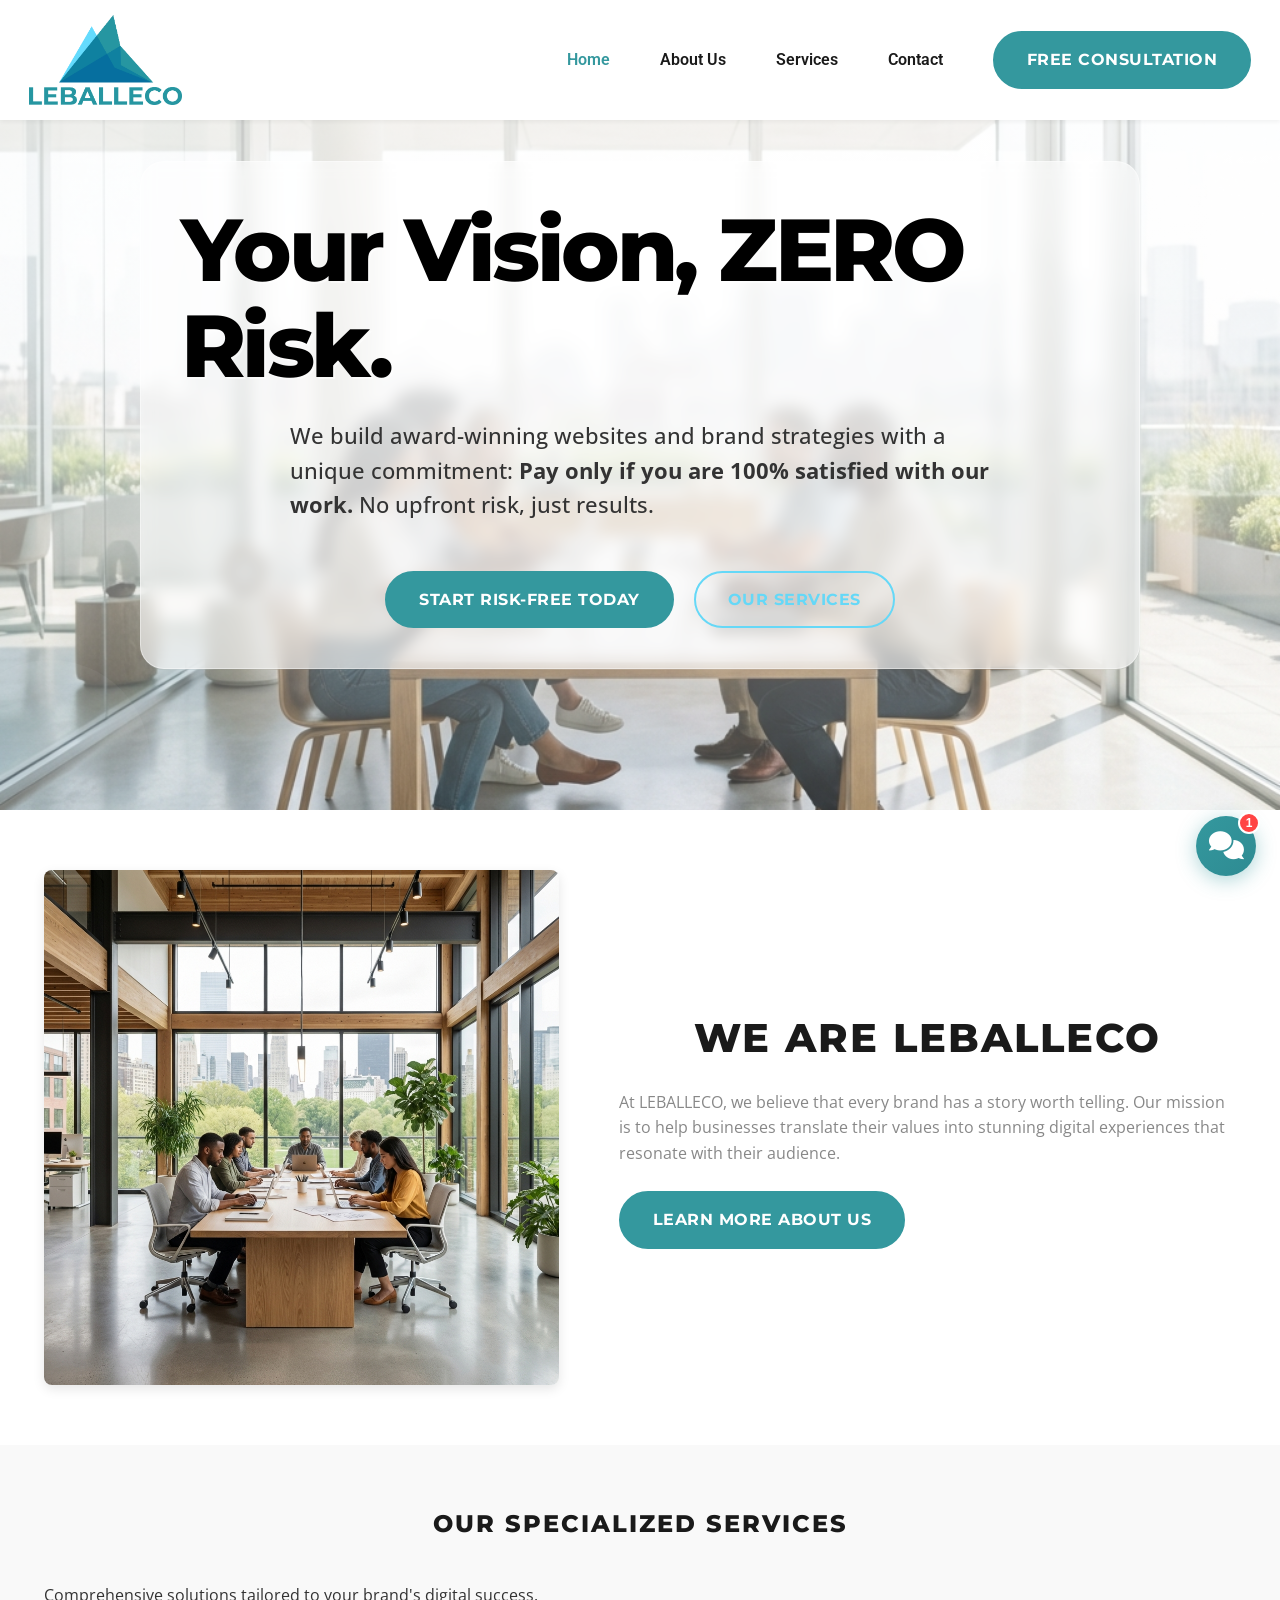
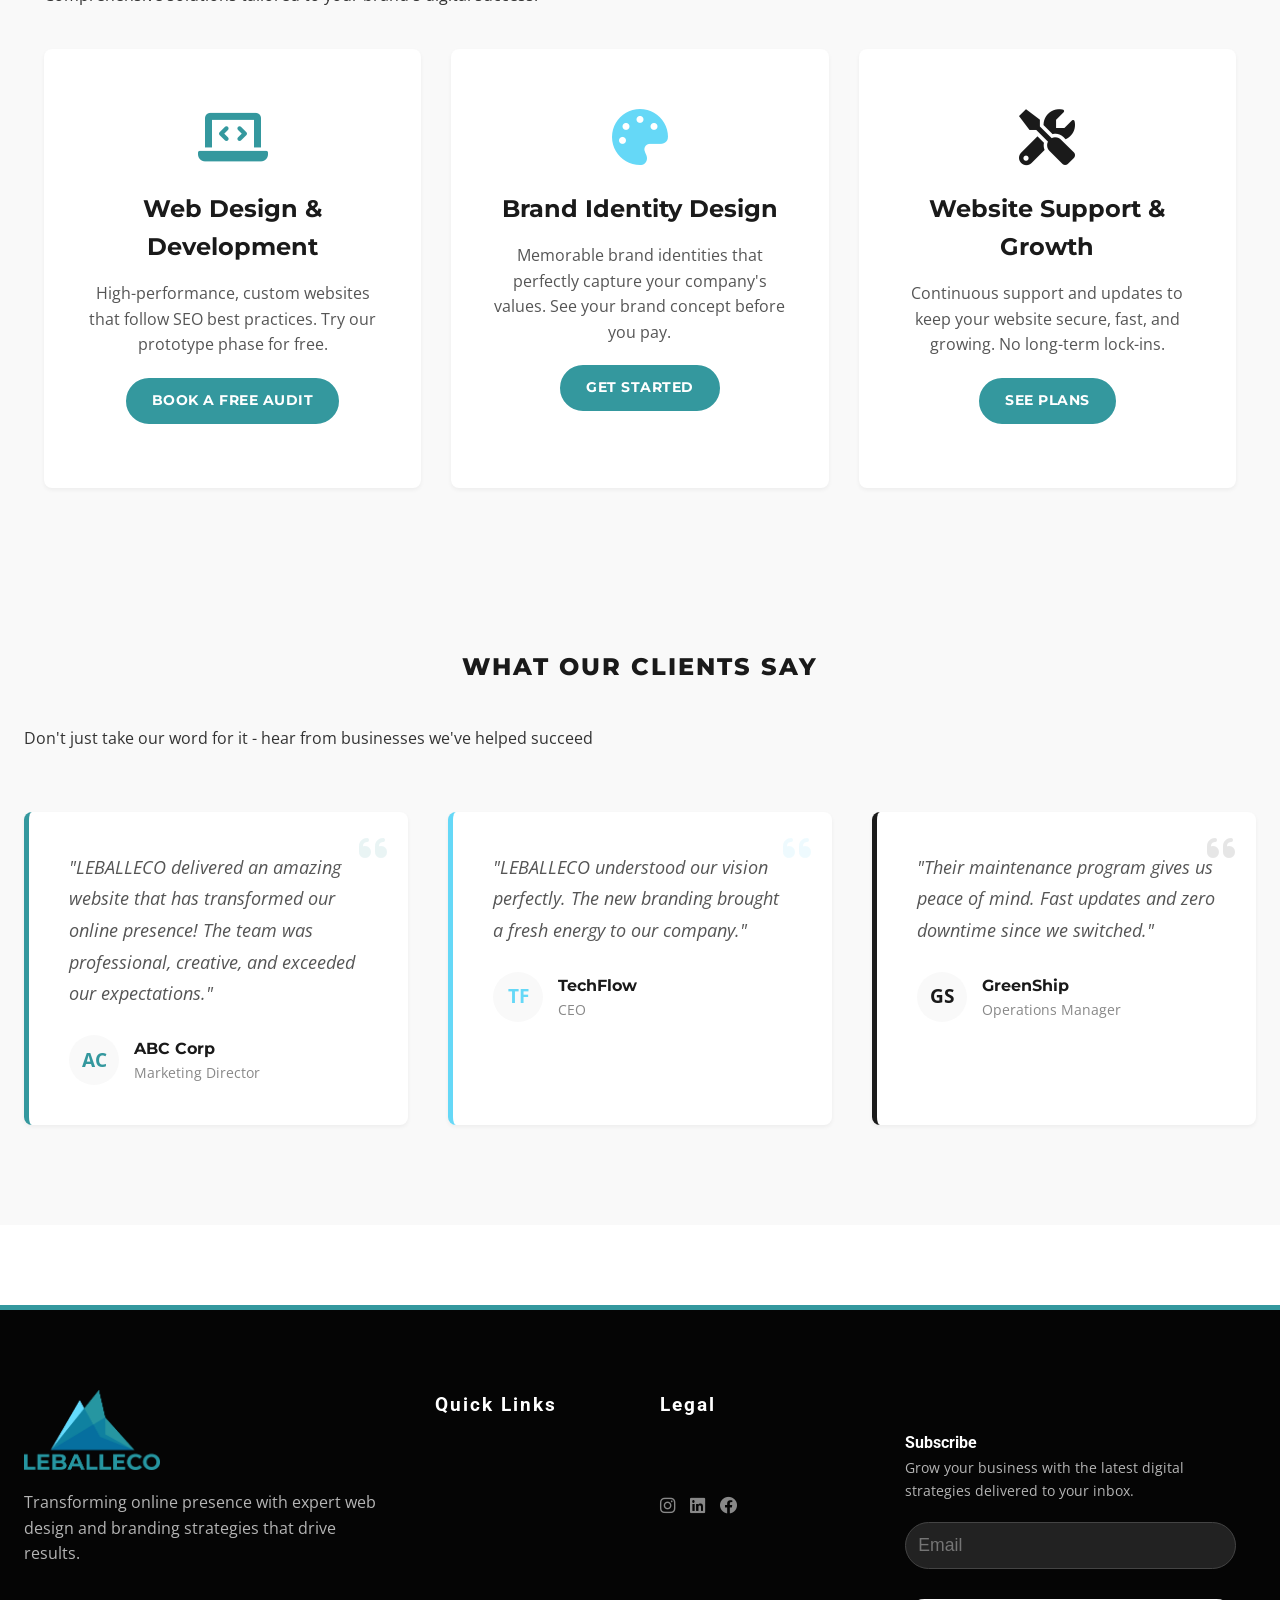
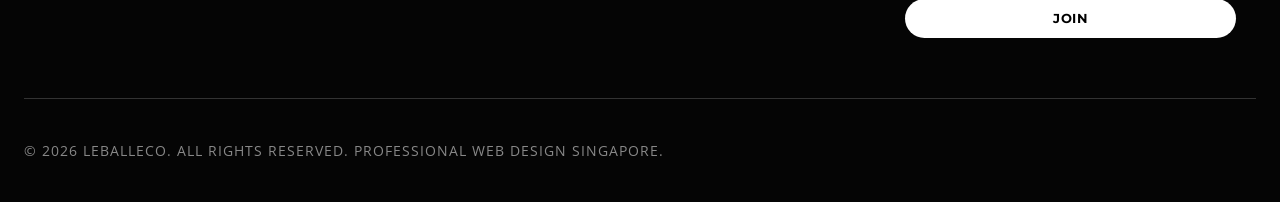
<file: index.html>
<!DOCTYPE html>
<html lang="en">

<head>
    <meta charset="UTF-8">
    <meta name="viewport" content="width=device-width, initial-scale=1.0">
    <link rel="icon" type="image/png" href="logo/logo-final.png">
    <title>LEBALLECO | Web Design & Branding Agency</title>
    <meta name="description"
        content="LEBALLECO creates custom, high-performance websites and memorable brand identities that help your business thrive. Professional web design and digital strategy in Singapore.">
    <meta name="keywords"
        content="web design, branding, ecommerce, website maintenance, Singapore web agency, LEBALLECO, digital strategy">
    <meta name="google-site-verification" content="q_dT_MmI66ATg8kpmnEzaNGKqTiGNwvAYcp8M-ECB70" />

    <!-- Open Graph / Facebook -->
    <meta property="og:type" content="website">
    <meta property="og:url" content="https://leballeco.github.io/">
    <meta property="og:title" content="LEBALLECO | Use Your Vision, Build Your Brand">
    <meta property="og:description"
        content="Custom websites and branding built for your business success. Pay only when 100% satisfied.">
    <meta property="og:image" content="https://leballeco.github.io/logo/logo-final.png">

    <!-- Twitter -->
    <meta property="twitter:card" content="summary_large_image">
    <meta property="twitter:url" content="https://leballeco.github.io/">
    <meta property="twitter:title" content="LEBALLECO | Use Your Vision, Build Your Brand">
    <meta property="twitter:description"
        content="Custom websites and branding built for your business success. Pay only when 100% satisfied.">
    <meta property="twitter:image" content="https://leballeco.github.io/logo/logo-final.png">

    <link rel="canonical" href="https://leballeco.github.io/">

    <!-- Performance Optimizations -->
    <link rel="preload" as="image" href="assets/images/hero_professional.png">
    <link rel="preconnect" href="https://fonts.googleapis.com">
    <link rel="preconnect" href="https://fonts.gstatic.com" crossorigin>
    <link
        href="https://fonts.googleapis.com/css2?family=Montserrat:wght@400;700&family=Open+Sans:wght@400;600&display=swap"
        rel="stylesheet">

    <style>
        :root {
            --primary-color: #34989E;
            --primary-dark: #2E8B92;
            --secondary-color: #1A1A1A;
            --accent-color: #65D8F7;
            --bg-white: #FFFFFF;
            --bg-light: #f9f9f9;
            --text-primary: #333333;
            --text-secondary: #555555;
            --text-muted: #888888;
            --shadow-sm: 0 2px 4px rgba(0, 0, 0, 0.05);
            --transition: all 0.3s cubic-bezier(0.4, 0, 0.2, 1);
            --border-radius: 8px;
        }

        * {
            margin: 0;
            padding: 0;
            box-sizing: border-box;
        }

        body {
            font-family: 'Open Sans', sans-serif;
            color: var(--text-primary);
            background-color: var(--bg-white);
            line-height: 1.6;
            overflow-x: hidden;
        }

        img {
            max-width: 100%;
            display: block;
        }

        .container {
            max-width: 1280px;
            margin: 0 auto;
            padding: 0 24px;
        }

        header {
            position: fixed;
            top: 0;
            left: 0;
            width: 100%;
            z-index: 1000;
            padding: 15px 0;
            background: white;
            box-shadow: var(--shadow-sm);
        }

        nav {
            display: flex;
            justify-content: space-between;
            align-items: center;
        }

        .logo img {
            height: 90px;
            width: auto;
        }

        .nav-links {
            display: flex;
            gap: 40px;
            align-items: center;
            list-style: none;
        }

        nav a {
            text-decoration: none;
            color: var(--secondary-color);
            font-weight: 600;
            font-family: 'Roboto', sans-serif;
        }

        .hero {
            min-height: 90vh;
            display: flex;
            align-items: center;
            background-size: cover;
            background-position: center;
            padding-top: 80px;
            position: relative;
        }

        .hero h1 {
            font-size: 3.5rem;
            line-height: 1.2;
            font-family: 'Montserrat', sans-serif;
            font-weight: 800;
            margin-bottom: 20px;
        }

        .hero p {
            font-size: 1.2rem;
            margin-bottom: 30px;
        }

        .cta-button {
            background-color: var(--primary-color);
            color: white;
            padding: 14px 32px;
            border-radius: 50px;
            text-transform: uppercase;
            font-weight: 700;
            text-decoration: none;
            display: inline-block;
        }

        @media (max-width: 992px) {
            .menu-toggle {
                display: flex;
                flex-direction: column;
                gap: 5px;
                cursor: pointer;
                z-index: 1001;
                margin-right: 20px;
                background: none;
                border: none;
                padding: 0;
                outline: none;
                -webkit-tap-highlight-color: transparent;
            }

            .menu-toggle span {
                display: block;
                width: 25px;
                height: 3px;
                background: var(--secondary-color);
                border-radius: 3px;
                transition: 0.3s;
            }

            .nav-links {
                display: none;
            }

            .hero h1 {
                font-size: 2.5rem;
            }
        }

        /* Mobile Hero Optimization fallback */
        @media (max-width: 768px) {
            .hero {
                background-image: url('assets/images/hero_professional.png');
                background-attachment: scroll;
            }
        }
    </style>

    <link rel="stylesheet" href="css/index.css" media="print" onload="this.media='all'">
    <noscript>
        <link rel="stylesheet" href="css/index.css">
    </noscript>




</head>

<body>

    <header>
        <div class="container">
            <nav>
                <a href="index.html" class="logo">
                    <img src="logo/logo-final.png" alt="LEBALLECO Logo">
                </a>
                <button class="menu-toggle" aria-label="Toggle navigation" aria-expanded="false">
                    <span></span><span></span><span></span>
                </button>
                <ul class="nav-links">
                    <li><a href="index.html" class="active">Home</a></li>
                    <li><a href="about.html">About Us</a></li>
                    <li><a href="services.html">Services</a></li>
                    <li><a href="contact.html">Contact</a></li>
                    <li><a href="contact.html" class="cta-button">Free Consultation</a></li>
                </ul>
            </nav>
        </div>
    </header>

    <main>
        <section class="hero">
            <div class="container" style="position: relative; z-index: 2;">
                <div class="hero-content">
                    <h1>Your Vision, ZERO Risk.</h1>
                    <p>We build award-winning websites and brand strategies with a unique commitment: <strong>Pay only
                            if you are 100% satisfied with our work.</strong> No upfront risk, just results.</p>
                    <div style="display: flex; gap: 20px; justify-content: center; flex-wrap: wrap;">
                        <a href="contact.html" class="cta-button">Start Risk-Free Today</a>
                        <a href="services.html" class="cta-button secondary">Our Services</a>
                    </div>
                </div>
            </div>
            <!-- Floating Elements from Modern Template -->
            <div
                style="position: absolute; top: -100px; right: -100px; width: 400px; height: 400px; background: rgba(255,255,255,0.1); border-radius: 50%; animation: float 6s ease-in-out infinite;">
            </div>
            <div
                style="position: absolute; bottom: -50px; left: -50px; width: 200px; height: 200px; background: rgba(255,255,255,0.05); border-radius: 50%; animation: float 8s ease-in-out infinite;">
            </div>
        </section>

        <section id="about-preview" class="reveal" style="background: var(--bg-white);">
            <div class="container">
                <div class="about-preview-grid">
                    <div class="about-image">
                        <img src="assets/images/about.png" alt="About LEBALLECO" loading="lazy"
                            style="border-radius: var(--border-radius); box-shadow: var(--shadow-md);">
                    </div>
                    <div class="about-text">
                        <h2 style="font-size: 2.5rem; margin-bottom: 20px;">We Are LEBALLECO</h2>
                        <p style="margin-bottom: 25px; color: var(--text-muted);">At LEBALLECO, we believe that every
                            brand has a story worth telling. Our mission is to help businesses translate their values
                            into stunning digital experiences that resonate with their audience.</p>
                        <a href="about.html" class="cta-button">Learn More About Us</a>
                    </div>
                </div>
            </div>
        </section>

        <section id="services-preview" style="background: var(--bg-light);" class="reveal">
            <div class="container">
                <div class="section-header">
                    <h2>Our Specialized Services</h2>
                    <p>Comprehensive solutions tailored to your brand's digital success.</p>
                </div>
                <div class="services-grid">
                    <!-- Web Design -->
                    <div class="service-card service-web-design">
                        <i class="fas fa-laptop-code"></i>
                        <h3>Web Design & Development</h3>
                        <p>High-performance, custom websites that follow SEO best practices. Try our prototype phase for
                            free.</p>
                        <a href="contact.html" class="cta-button" style="padding: 10px 24px; font-size: 0.85rem;">Book a
                            Free Audit</a>
                    </div>
                    <!-- Branding -->
                    <div class="service-card service-branding">
                        <i class="fas fa-palette"></i>
                        <h3>Brand Identity Design</h3>
                        <p>Memorable brand identities that perfectly capture your company's values. See your brand
                            concept before you pay.</p>
                        <a href="contact.html" class="cta-button" style="padding: 10px 24px; font-size: 0.85rem;">Get
                            Started</a>
                    </div>
                    <!-- Maintenance -->
                    <div class="service-card service-maintenance">
                        <i class="fas fa-tools"></i>
                        <h3>Website Support & Growth</h3>
                        <p>Continuous support and updates to keep your website secure, fast, and growing. No long-term
                            lock-ins.</p>
                        <a href="contact.html" class="cta-button" style="padding: 10px 24px; font-size: 0.85rem;">See
                            Plans</a>
                    </div>
                </div>
                <div class="horizontal-scroll-hint"><i class="fas fa-chevron-right"></i> Swipe for more</div>
            </div>
        </section>


        <section id="testimonials" style="background: var(--bg-light); padding: 100px 0;" class="reveal">
            <div class="container">
                <div class="section-header">
                    <h2>What Our Clients Say</h2>
                    <p>Don't just take our word for it - hear from businesses we've helped succeed</p>
                </div>
                <div class="testimonials-grid">
                    <!-- Testimonial 1 -->
                    <div class="testimonial-card">
                        <i class="fas fa-quote-left testimonial-icon"></i>
                        <p class="testimonial-text">
                            "LEBALLECO delivered an amazing website that has transformed our online presence! The team
                            was professional, creative, and exceeded our expectations."
                        </p>
                        <div class="testimonial-author">
                            <div class="author-avatar">AC</div>
                            <div class="author-info">
                                <h4>ABC Corp</h4>
                                <p>Marketing Director</p>
                            </div>
                        </div>
                    </div>
                    <!-- Testimonial 2 -->
                    <div class="testimonial-card accent">
                        <i class="fas fa-quote-left testimonial-icon"></i>
                        <p class="testimonial-text">
                            "LEBALLECO understood our vision perfectly. The new branding brought a fresh energy to our
                            company."
                        </p>
                        <div class="testimonial-author">
                            <div class="author-avatar">TF</div>
                            <div class="author-info">
                                <h4>TechFlow</h4>
                                <p>CEO</p>
                            </div>
                        </div>
                    </div>
                    <!-- Testimonial 3 -->
                    <div class="testimonial-card secondary">
                        <i class="fas fa-quote-left testimonial-icon"></i>
                        <p class="testimonial-text">
                            "Their maintenance program gives us peace of mind. Fast updates and zero downtime since we
                            switched."
                        </p>
                        <div class="testimonial-author">
                            <div class="author-avatar">GS</div>
                            <div class="author-info">
                                <h4>GreenShip</h4>
                                <p>Operations Manager</p>
                            </div>
                        </div>
                    </div>
                </div>
                <div class="horizontal-scroll-hint"><i class="fas fa-chevron-right"></i> Swipe for more</div>
            </div>
        </section>
    </main>

    <footer>
        <div class="container">
            <div class="footer-grid">
                <div class="footer-info">
                    <a href="index.html" class="footer-logo">
                        <img src="logo/logo-final.png" alt="LEBALLECO Logo" loading="lazy">
                    </a>
                    <p style="opacity: 0.7; margin-top: 15px;">
                        Transforming online presence with expert web design and branding strategies that drive results.
                    </p>
                </div>

                <div class="footer-links">
                    <h4>Quick Links</h4>
                    <ul>
                        <li><a href="index.html">Home</a></li>
                        <li><a href="about.html">About Us</a></li>
                        <li><a href="services.html">Services</a></li>
                        <li><a href="contact.html">Contact</a></li>
                    </ul>
                </div>

                <div class="footer-links">
                    <h4>Legal</h4>
                    <ul>
                        <li><a href="privacy.html">Privacy Policy</a></li>
                        <li><a href="terms.html">Terms of Service</a></li>
                    </ul>
                    <div class="social-icons-footer">
                        <a href="https://www.instagram.com/leballeco/" target="_blank"><i
                                class="fab fa-instagram"></i></a>
                        <a href="https://www.linkedin.com/company/leballeco/" target="_blank"><i
                                class="fab fa-linkedin"></i></a>
                        <a href="https://www.facebook.com/leballeco/" target="_blank"><i
                                class="fab fa-facebook"></i></a>
                    </div>
                </div>

                <div class="newsletter">
                    <h4>Subscribe</h4>
                    <p style="opacity: 0.7; margin-bottom: 20px; font-size: 0.9rem;">
                        Grow your business with the latest digital strategies delivered to your inbox.
                    </p>
                    <form id="newsletter-form" style="display: flex; gap: 10px;">
                        <label for="newsletter-email" class="sr-only"
                            style="position: absolute; width: 1px; height: 1px; padding: 0; margin: -1px; overflow: hidden; clip: rect(0, 0, 0, 0); border: 0;">Email
                            Address</label>
                        <input type="email" id="newsletter-email" placeholder="Email" required
                            style="flex: 1; padding: 12px; border-radius: 50px; border: 1px solid #444; background: #222; color: white;">
                        <button type="submit" class="cta-button"
                            style="padding: 12px 24px; font-size: 0.8rem; border-radius: 50px;">Join</button>
                    </form>
                </div>
            </div>
            <div class="footer-bottom">
                &copy; 2026 LEBALLECO. All rights reserved. Professional Web Design Singapore.
            </div>
        </div>
    </footer>

    <script src="js/main.js"></script>

    <!-- Live Chat Widget -->
    <link rel="stylesheet" href="css/chat-widget.css">
    <script src="js/chat-widget.js"></script>

    <!-- Deferred Scripts for Performance -->
    <!-- Google Tag Manager -->
    <script async src="https://www.googletagmanager.com/gtag/js?id=G-0FZ4ELM7R2"></script>
    <script>
        window.dataLayer = window.dataLayer || [];
        function gtag() { dataLayer.push(arguments); }
        gtag('js', new Date());
        gtag('config', 'G-0FZ4ELM7R2');
    </script>

    <!-- Font Awesome (Async) -->
    <link rel="stylesheet" href="https://cdnjs.cloudflare.com/ajax/libs/font-awesome/6.0.0/css/all.min.css"
        media="print" onload="this.media='all'">
    <noscript>
        <link rel="stylesheet" href="https://cdnjs.cloudflare.com/ajax/libs/font-awesome/6.0.0/css/all.min.css">
        <!-- Structured Data -->
        <script type="application/ld+json">
    {
      "@context": "https://schema.org",
      "@type": "ProfessionalService",
      "name": "LEBALLECO",
      "image": "https://leballeco.github.io/logo/logo-final.png",
      "url": "https://leballeco.github.io/",
      "telephone": "",
      "priceRange": "$$",
      "address": {
        "@type": "PostalAddress",
        "addressLocality": "Singapore",
        "addressCountry": "SG"
      },
      "description": "LEBALLECO creates custom, high-performance websites and memorable brand identities. Professional web design and digital strategy in Singapore.",
      "sameAs": [
        "https://leballeco.github.io/"
      ]
    }
    </script>
</body>

</html>
</file>
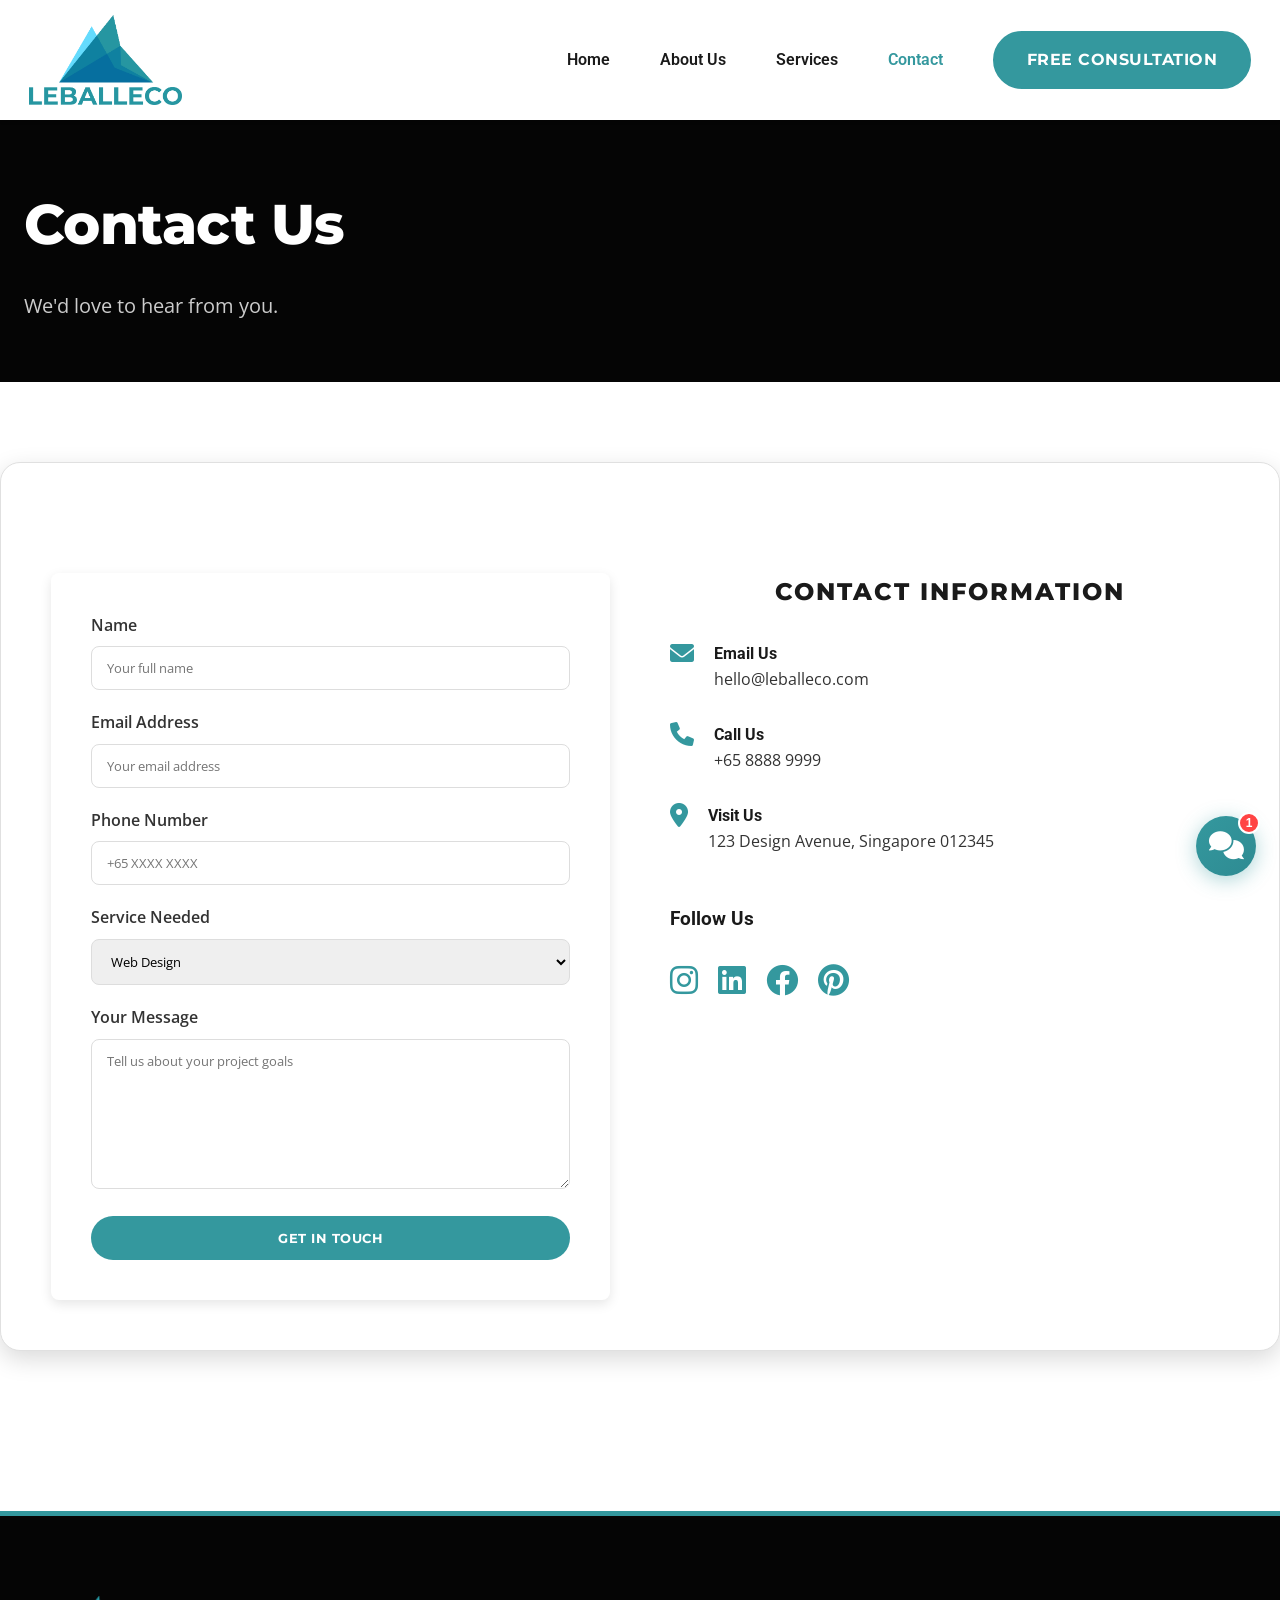
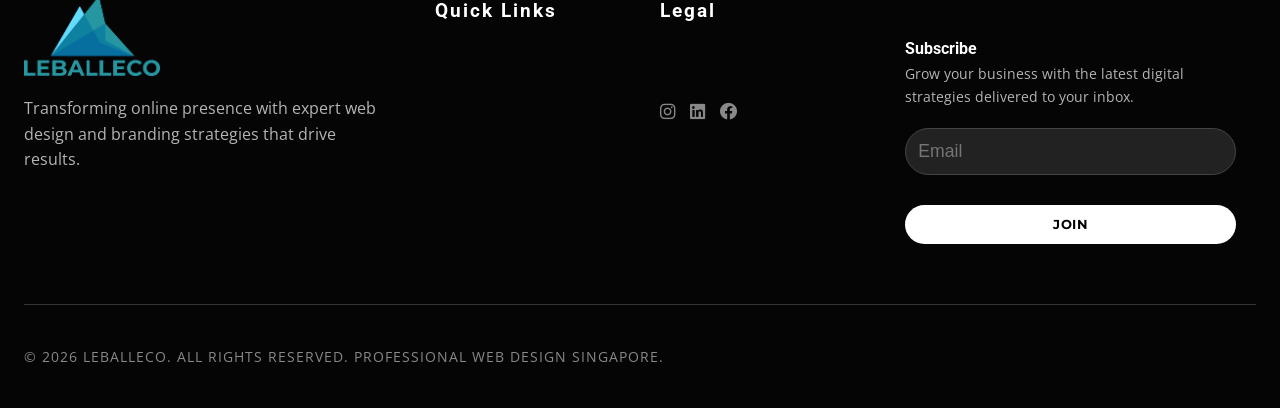
<file: contact.html>
<!DOCTYPE html>
<html lang="en">

<head>
    <meta charset="UTF-8">
    <meta name="viewport" content="width=device-width, initial-scale=1.0">
    <link rel="icon" type="image/png" href="logo/logo-final.png">
    <title>Contact LEBALLECO | Get Your Free Consultation</title>
    <meta name="description"
        content="Start your project with LEBALLECO risk-free. Contact us today for a free consultation on web design and branding services.">
    <link rel="canonical" href="https://leballeco.github.io/contact.html">
    <meta name="google-site-verification" content="q_dT_MmI66ATg8kpmnEzaNGKqTiGNwvAYcp8M-ECB70" />
    <link rel="stylesheet" href="css/index.css">
    <link rel="stylesheet" href="https://cdnjs.cloudflare.com/ajax/libs/font-awesome/6.0.0/css/all.min.css">
    <!-- Google tag (gtag.js) -->
    <script async src="https://www.googletagmanager.com/gtag/js?id=G-0FZ4ELM7R2"></script>
    <script>
        window.dataLayer = window.dataLayer || [];
        function gtag() { dataLayer.push(arguments); }
        gtag('js', new Date());
        gtag('config', 'G-0FZ4ELM7R2');
    </script>
</head>

<body>

    <header>
        <div class="container">
            <nav>
                <a href="index.html" class="logo">
                    <img src="logo/logo-final.png" alt="LEBALLECO Logo">
                </a>
                <button class="menu-toggle" aria-label="Toggle navigation" aria-expanded="false">
                    <span></span><span></span><span></span>
                </button>
                <ul class="nav-links">
                    <li><a href="index.html">Home</a></li>
                    <li><a href="about.html">About Us</a></li>
                    <li><a href="services.html">Services</a></li>
                    <li><a href="contact.html" class="active">Contact</a></li>
                    <li><a href="contact.html" class="cta-button">Free Consultation</a></li>
                </ul>
            </nav>
        </div>
    </header>

    <main style="padding-top: 80px;">
        <section class="page-hero" style="background: #050505; position: relative; padding: 100px 0 60px;">
            <div class="container">
                <h1 style="font-size: 3.5rem; margin-bottom: 20px; color: #ffffff !important;">Contact Us</h1>
                <p style="font-size: 1.25rem; color: #cccccc !important;">We'd love to hear from you.</p>
            </div>
        </section>

        <!-- Main Contact Section with Pattern & Boxed Content -->
        <section class="bg-pattern" style="padding: 80px 0;">
            <div class="container"
                style="background: var(--bg-white); padding: 50px; border-radius: 20px; box-shadow: var(--shadow-lg); border: 1px solid var(--border-light);">
                <div class="contact-grid">
                    <div class="contact-form">
                        <form id="contactForm">
                            <div class="form-group">
                                <label for="name">Name</label>
                                <input type="text" id="name" name="name" placeholder="Your full name" required>
                            </div>
                            <div class="form-group">
                                <label for="email">Email Address</label>
                                <input type="email" id="email" name="email" placeholder="Your email address" required>
                            </div>
                            <div class="form-group">
                                <label for="phone">Phone Number</label>
                                <input type="tel" id="phone" name="phone" placeholder="+65 XXXX XXXX">
                            </div>
                            <div class="form-group">
                                <label for="service">Service Needed</label>
                                <select id="service">
                                    <option value="web-design">Web Design</option>
                                    <option value="branding">Branding</option>
                                    <option value="maintenance">Maintenance</option>
                                    <option value="other">Other</option>
                                </select>
                            </div>
                            <div class="form-group">
                                <label for="message">Your Message</label>
                                <textarea id="message" name="message"
                                    placeholder="Tell us about your project goals"></textarea>
                            </div>
                            <button type="submit" class="cta-button"
                                style="width: 100%; border: none; cursor: pointer;">Get In Touch</button>
                        </form>
                    </div>
                    <div class="contact-details">
                        <h2 style="margin-bottom: 30px;">Contact Information</h2>
                        <div class="contact-info-item">
                            <i class="fas fa-envelope"></i>
                            <div>
                                <h4>Email Us</h4>
                                <p>hello@leballeco.com</p>
                            </div>
                        </div>
                        <div class="contact-info-item">
                            <i class="fas fa-phone"></i>
                            <div>
                                <h4>Call Us</h4>
                                <p>+65 8888 9999</p>
                            </div>
                        </div>
                        <div class="contact-info-item">
                            <i class="fas fa-map-marker-alt"></i>
                            <div>
                                <h4>Visit Us</h4>
                                <p>123 Design Avenue, Singapore 012345</p>
                            </div>
                        </div>
                        <h3 style="margin-top: 50px; margin-bottom: 20px;">Follow Us</h3>
                        <div style="display: flex; gap: 20px; font-size: 2rem;">
                            <a href="https://www.instagram.com/leballeco/" target="_blank"
                                style="color: var(--primary-color);"><i class="fab fa-instagram"></i></a>
                            <a href="https://www.linkedin.com/company/leballeco/" target="_blank"
                                style="color: var(--primary-color);"><i class="fab fa-linkedin"></i></a>
                            <a href="https://www.facebook.com/leballeco/" target="_blank"
                                style="color: var(--primary-color);"><i class="fab fa-facebook"></i></a>
                            <a href="https://in.pinterest.com/leballeco/" target="_blank"
                                style="color: var(--primary-color);"><i class="fab fa-pinterest"></i></a>
                        </div>
                    </div>
                </div>
            </div>
        </section>
    </main>

    <!-- Footer -->
    <footer>
        <div class="container">
            <div class="footer-grid">
                <div class="footer-info">
                    <a href="index.html" class="footer-logo">
                        <img src="logo/logo-final.png" alt="LEBALLECO Logo">
                    </a>
                    <p style="opacity: 0.7; margin-top: 15px;">
                        Transforming online presence with expert web design and branding strategies that drive results.
                    </p>
                </div>

                <div class="footer-links">
                    <h4>Quick Links</h4>
                    <ul>
                        <li><a href="index.html">Home</a></li>
                        <li><a href="about.html">About Us</a></li>
                        <li><a href="services.html">Services</a></li>
                        <li><a href="contact.html">Contact</a></li>
                    </ul>
                </div>

                <div class="footer-links">
                    <h4>Legal</h4>
                    <ul>
                        <li><a href="privacy.html">Privacy Policy</a></li>
                        <li><a href="terms.html">Terms of Service</a></li>
                    </ul>
                    <div class="social-icons-footer">
                        <a href="https://www.instagram.com/leballeco/" target="_blank"><i
                                class="fab fa-instagram"></i></a>
                        <a href="https://www.linkedin.com/company/leballeco/" target="_blank"><i
                                class="fab fa-linkedin"></i></a>
                        <a href="https://www.facebook.com/leballeco/" target="_blank"><i
                                class="fab fa-facebook"></i></a>
                    </div>
                </div>

                <div class="newsletter">
                    <h4>Subscribe</h4>
                    <p style="opacity: 0.7; margin-bottom: 20px; font-size: 0.9rem;">
                        Grow your business with the latest digital strategies delivered to your inbox.
                    </p>
                    <form id="newsletter-form" style="display: flex; gap: 10px;">
                        <input type="email" placeholder="Email" required
                            style="flex: 1; padding: 12px; border-radius: 50px; border: 1px solid #444; background: #222; color: white;">
                        <button type="submit" class="cta-button"
                            style="padding: 12px 24px; font-size: 0.8rem; border-radius: 50px;">Join</button>
                    </form>
                </div>
            </div>
            <div class="footer-bottom">
                &copy; 2026 LEBALLECO. All rights reserved. Professional Web Design Singapore.
            </div>
        </div>
    </footer>

    <script src="js/main.js"></script>

    <!-- Live Chat Widget -->
    <link rel="stylesheet" href="css/chat-widget.css">
    <script src="js/chat-widget.js"></script>
</body>

</html>
</file>
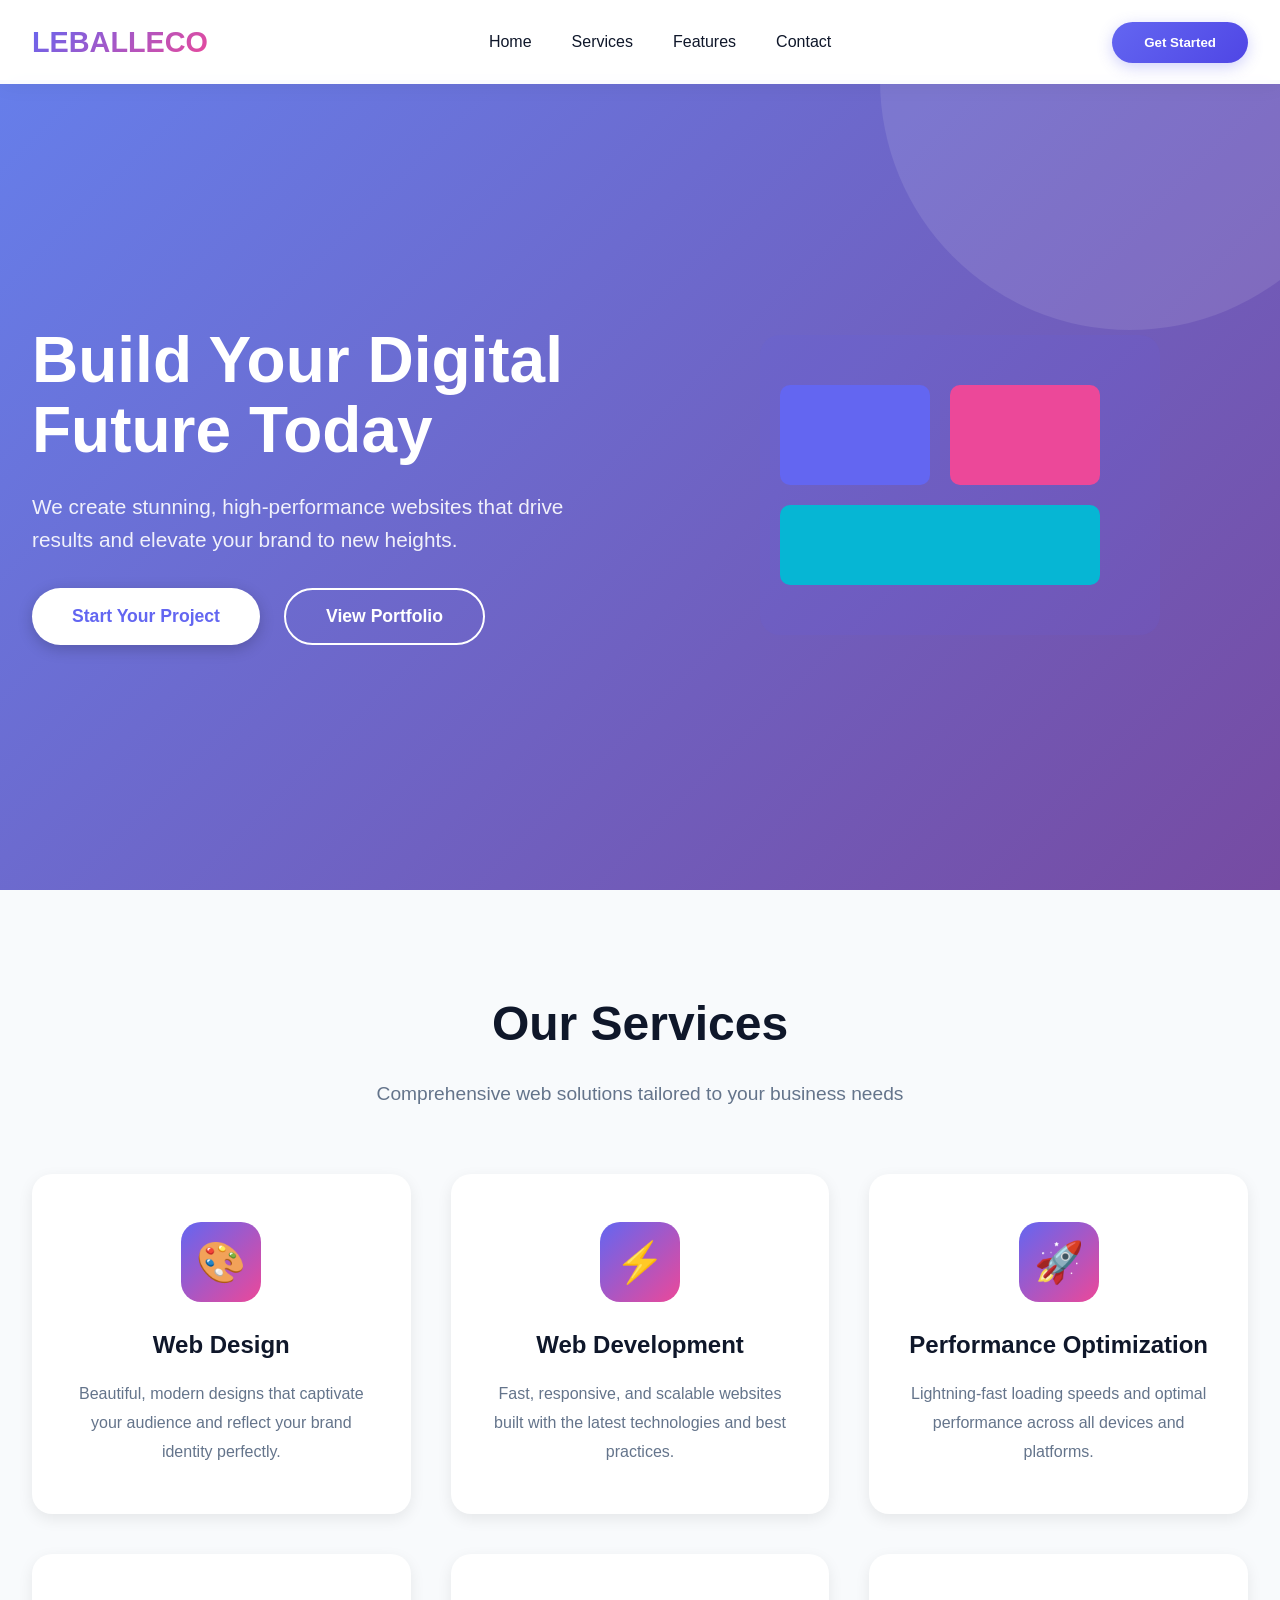
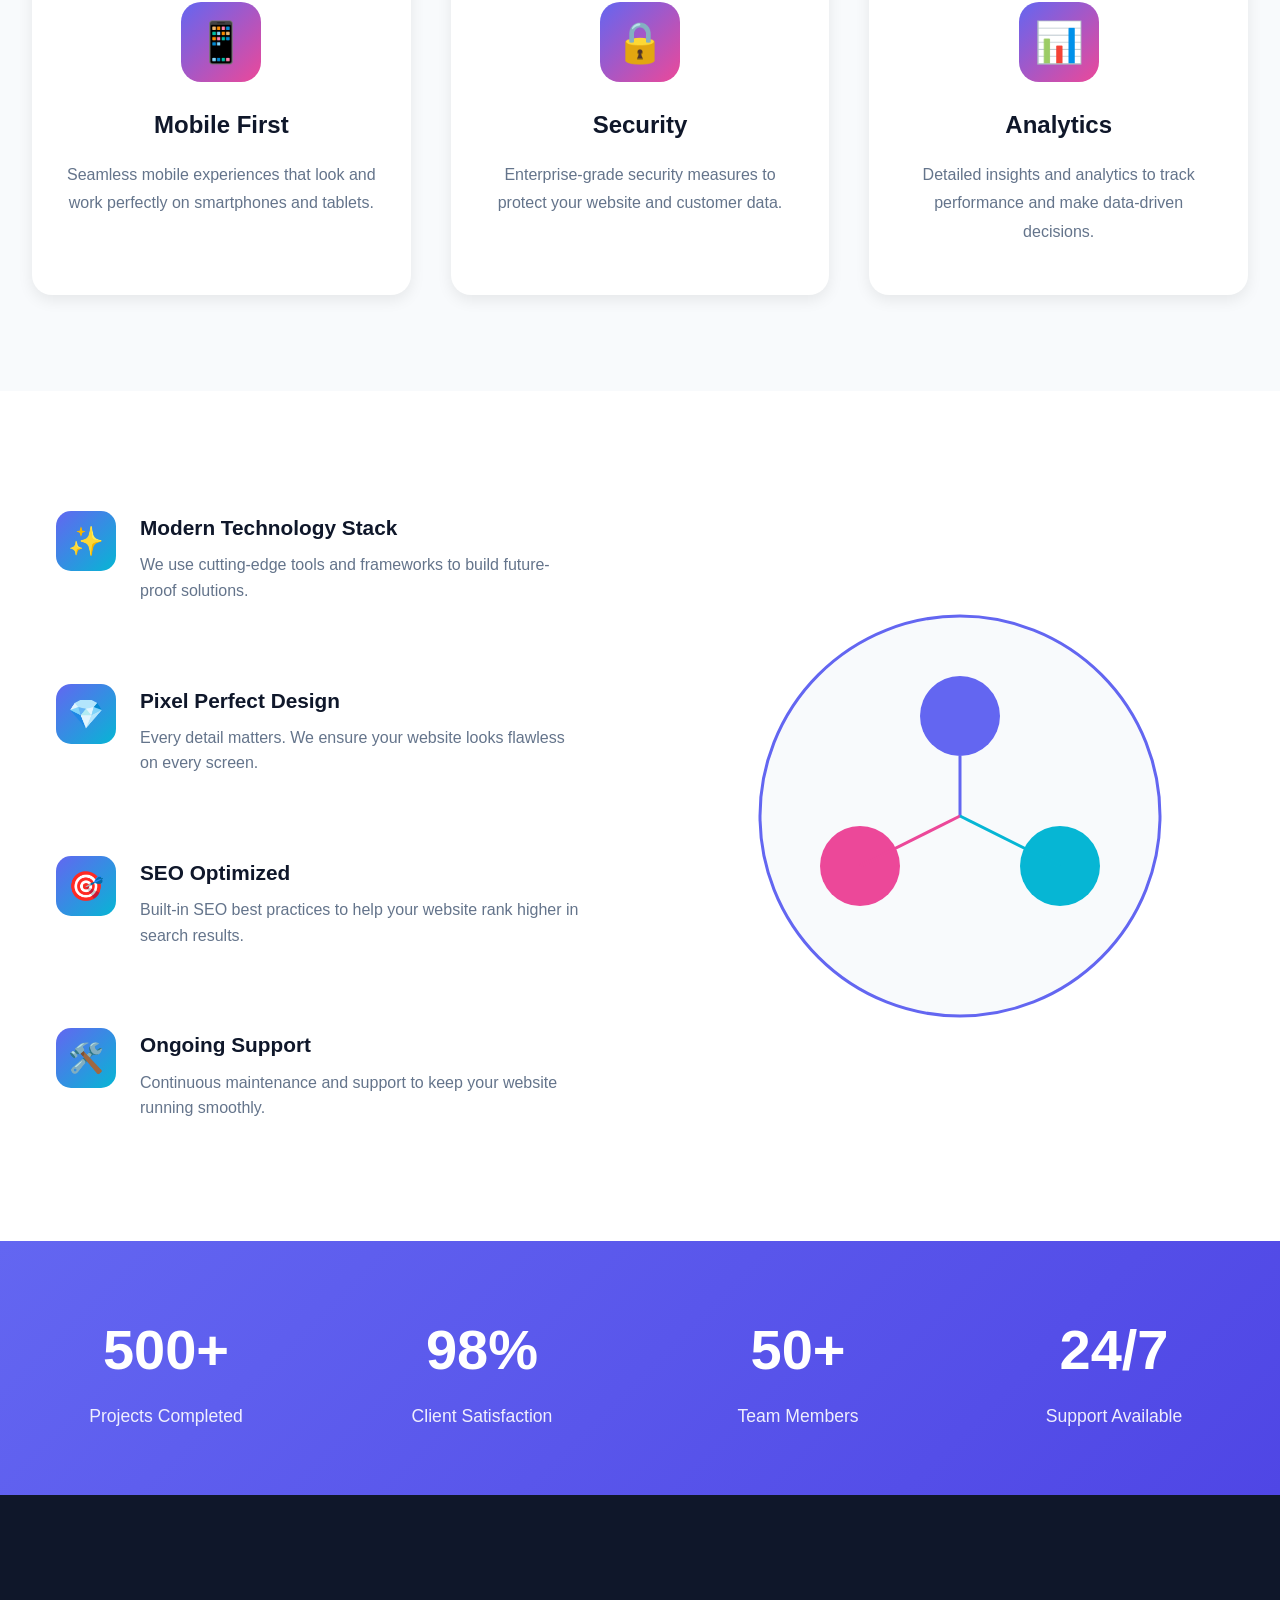
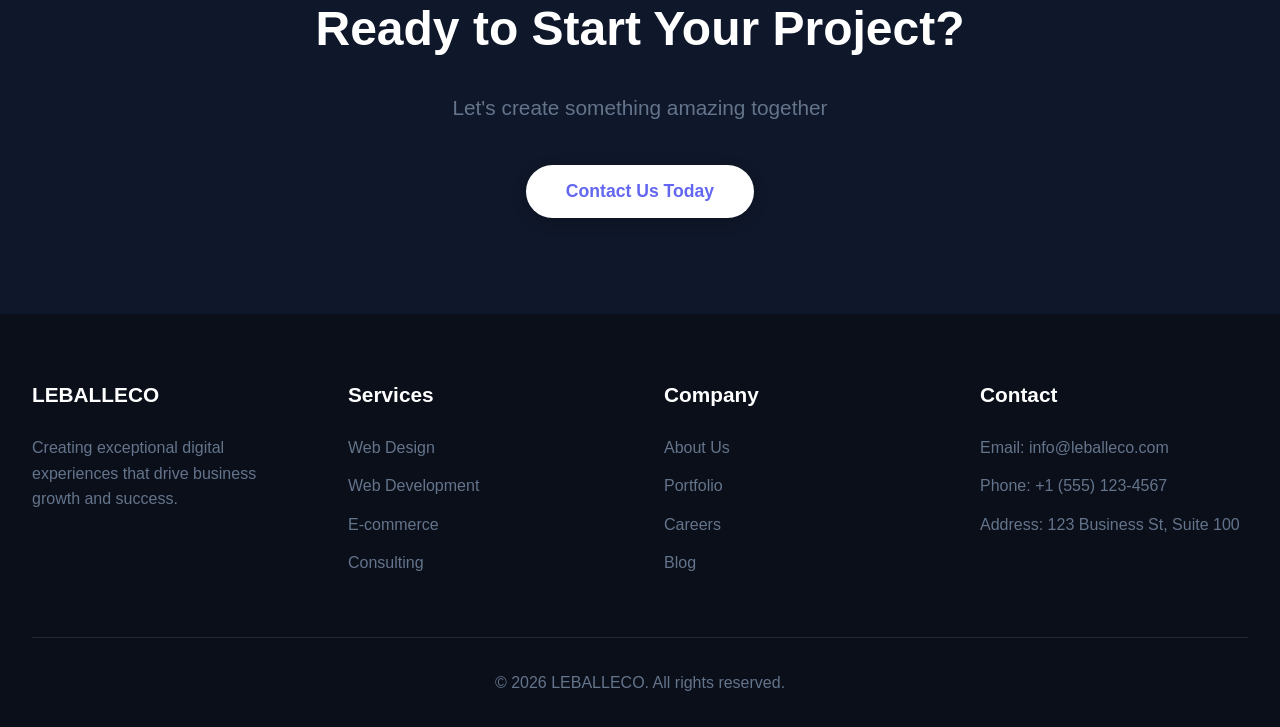
<file: modern_business_website.html>
<!DOCTYPE html>
<html lang="en">
<head>
    <meta charset="UTF-8">
    <meta name="viewport" content="width=device-width, initial-scale=1.0">
    <title>LEBALLECO - Professional Web Solutions</title>
    <style>
        * {
            margin: 0;
            padding: 0;
            box-sizing: border-box;
        }

        :root {
            --primary: #6366f1;
            --primary-dark: #4f46e5;
            --secondary: #ec4899;
            --dark: #0f172a;
            --light: #f8fafc;
            --gray: #64748b;
            --accent: #06b6d4;
        }

        body {
            font-family: -apple-system, BlinkMacSystemFont, 'Segoe UI', Roboto, Oxygen, Ubuntu, Cantarell, sans-serif;
            line-height: 1.6;
            color: var(--dark);
            overflow-x: hidden;
        }

        /* Header & Navigation */
        header {
            position: fixed;
            width: 100%;
            top: 0;
            z-index: 1000;
            background: rgba(255, 255, 255, 0.95);
            backdrop-filter: blur(10px);
            box-shadow: 0 2px 20px rgba(0, 0, 0, 0.05);
            transition: all 0.3s ease;
        }

        nav {
            max-width: 1400px;
            margin: 0 auto;
            padding: 1.2rem 2rem;
            display: flex;
            justify-content: space-between;
            align-items: center;
        }

        .logo {
            font-size: 1.8rem;
            font-weight: 800;
            background: linear-gradient(135deg, var(--primary), var(--secondary));
            -webkit-background-clip: text;
            -webkit-text-fill-color: transparent;
            background-clip: text;
        }

        .nav-links {
            display: flex;
            gap: 2.5rem;
            list-style: none;
        }

        .nav-links a {
            text-decoration: none;
            color: var(--dark);
            font-weight: 500;
            transition: color 0.3s ease;
            position: relative;
        }

        .nav-links a::after {
            content: '';
            position: absolute;
            bottom: -5px;
            left: 0;
            width: 0;
            height: 2px;
            background: var(--primary);
            transition: width 0.3s ease;
        }

        .nav-links a:hover {
            color: var(--primary);
        }

        .nav-links a:hover::after {
            width: 100%;
        }

        .cta-btn {
            padding: 0.8rem 2rem;
            background: linear-gradient(135deg, var(--primary), var(--primary-dark));
            color: white;
            border: none;
            border-radius: 50px;
            font-weight: 600;
            cursor: pointer;
            transition: all 0.3s ease;
            box-shadow: 0 4px 15px rgba(99, 102, 241, 0.3);
        }

        .cta-btn:hover {
            transform: translateY(-2px);
            box-shadow: 0 6px 25px rgba(99, 102, 241, 0.4);
        }

        /* Mobile Menu Toggle */
        .menu-toggle {
            display: none;
            flex-direction: column;
            gap: 5px;
            cursor: pointer;
        }

        .menu-toggle span {
            width: 25px;
            height: 3px;
            background: var(--dark);
            transition: all 0.3s ease;
        }

        /* Hero Section */
        .hero {
            margin-top: 80px;
            min-height: 90vh;
            display: flex;
            align-items: center;
            background: linear-gradient(135deg, #667eea 0%, #764ba2 100%);
            position: relative;
            overflow: hidden;
        }

        .hero::before {
            content: '';
            position: absolute;
            width: 500px;
            height: 500px;
            background: rgba(255, 255, 255, 0.1);
            border-radius: 50%;
            top: -250px;
            right: -100px;
            animation: float 6s ease-in-out infinite;
        }

        @keyframes float {
            0%, 100% { transform: translateY(0px); }
            50% { transform: translateY(-30px); }
        }

        .hero-content {
            max-width: 1400px;
            margin: 0 auto;
            padding: 4rem 2rem;
            display: grid;
            grid-template-columns: 1fr 1fr;
            gap: 4rem;
            align-items: center;
            position: relative;
            z-index: 1;
        }

        .hero-text h1 {
            font-size: 4rem;
            font-weight: 800;
            color: white;
            line-height: 1.1;
            margin-bottom: 1.5rem;
            animation: slideUp 0.8s ease-out;
        }

        @keyframes slideUp {
            from {
                opacity: 0;
                transform: translateY(30px);
            }
            to {
                opacity: 1;
                transform: translateY(0);
            }
        }

        .hero-text p {
            font-size: 1.3rem;
            color: rgba(255, 255, 255, 0.9);
            margin-bottom: 2rem;
            animation: slideUp 0.8s ease-out 0.2s both;
        }

        .hero-buttons {
            display: flex;
            gap: 1.5rem;
            animation: slideUp 0.8s ease-out 0.4s both;
        }

        .btn-primary, .btn-secondary {
            padding: 1rem 2.5rem;
            font-size: 1.1rem;
            font-weight: 600;
            border: none;
            border-radius: 50px;
            cursor: pointer;
            transition: all 0.3s ease;
        }

        .btn-primary {
            background: white;
            color: var(--primary);
            box-shadow: 0 4px 15px rgba(0, 0, 0, 0.2);
        }

        .btn-primary:hover {
            transform: translateY(-3px);
            box-shadow: 0 6px 25px rgba(0, 0, 0, 0.3);
        }

        .btn-secondary {
            background: transparent;
            color: white;
            border: 2px solid white;
        }

        .btn-secondary:hover {
            background: white;
            color: var(--primary);
        }

        .hero-image {
            display: flex;
            justify-content: center;
            animation: slideUp 0.8s ease-out 0.3s both;
        }

        .hero-image img {
            max-width: 100%;
            height: auto;
            filter: drop-shadow(0 20px 40px rgba(0, 0, 0, 0.3));
        }

        /* Services Section */
        .services {
            padding: 6rem 2rem;
            background: var(--light);
        }

        .section-title {
            text-align: center;
            margin-bottom: 4rem;
        }

        .section-title h2 {
            font-size: 3rem;
            font-weight: 800;
            color: var(--dark);
            margin-bottom: 1rem;
        }

        .section-title p {
            font-size: 1.2rem;
            color: var(--gray);
            max-width: 600px;
            margin: 0 auto;
        }

        .services-grid {
            max-width: 1400px;
            margin: 0 auto;
            display: grid;
            grid-template-columns: repeat(auto-fit, minmax(300px, 1fr));
            gap: 2.5rem;
        }

        .service-card {
            background: white;
            padding: 3rem 2rem;
            border-radius: 20px;
            text-align: center;
            transition: all 0.3s ease;
            box-shadow: 0 5px 15px rgba(0, 0, 0, 0.08);
            position: relative;
            overflow: hidden;
        }

        .service-card::before {
            content: '';
            position: absolute;
            top: 0;
            left: 0;
            width: 100%;
            height: 5px;
            background: linear-gradient(135deg, var(--primary), var(--secondary));
            transform: scaleX(0);
            transition: transform 0.3s ease;
        }

        .service-card:hover {
            transform: translateY(-10px);
            box-shadow: 0 15px 35px rgba(0, 0, 0, 0.15);
        }

        .service-card:hover::before {
            transform: scaleX(1);
        }

        .service-icon {
            width: 80px;
            height: 80px;
            background: linear-gradient(135deg, var(--primary), var(--secondary));
            border-radius: 20px;
            display: flex;
            align-items: center;
            justify-content: center;
            margin: 0 auto 1.5rem;
            font-size: 2.5rem;
        }

        .service-card h3 {
            font-size: 1.5rem;
            margin-bottom: 1rem;
            color: var(--dark);
        }

        .service-card p {
            color: var(--gray);
            line-height: 1.8;
        }

        /* Features Section */
        .features {
            padding: 6rem 2rem;
            background: white;
        }

        .features-content {
            max-width: 1400px;
            margin: 0 auto;
            display: grid;
            grid-template-columns: 1fr 1fr;
            gap: 4rem;
            align-items: center;
        }

        .feature-list {
            display: flex;
            flex-direction: column;
            gap: 2rem;
        }

        .feature-item {
            display: flex;
            gap: 1.5rem;
            padding: 1.5rem;
            border-radius: 15px;
            transition: all 0.3s ease;
        }

        .feature-item:hover {
            background: var(--light);
            transform: translateX(10px);
        }

        .feature-icon {
            width: 60px;
            height: 60px;
            background: linear-gradient(135deg, var(--primary), var(--accent));
            border-radius: 15px;
            display: flex;
            align-items: center;
            justify-content: center;
            font-size: 1.8rem;
            flex-shrink: 0;
        }

        .feature-text h4 {
            font-size: 1.3rem;
            margin-bottom: 0.5rem;
            color: var(--dark);
        }

        .feature-text p {
            color: var(--gray);
        }

        /* Stats Section */
        .stats {
            padding: 4rem 2rem;
            background: linear-gradient(135deg, var(--primary), var(--primary-dark));
        }

        .stats-grid {
            max-width: 1400px;
            margin: 0 auto;
            display: grid;
            grid-template-columns: repeat(auto-fit, minmax(200px, 1fr));
            gap: 3rem;
            text-align: center;
        }

        .stat-item h3 {
            font-size: 3.5rem;
            font-weight: 800;
            color: white;
            margin-bottom: 0.5rem;
        }

        .stat-item p {
            font-size: 1.1rem;
            color: rgba(255, 255, 255, 0.9);
        }

        /* CTA Section */
        .cta-section {
            padding: 6rem 2rem;
            background: var(--dark);
            text-align: center;
        }

        .cta-section h2 {
            font-size: 3rem;
            color: white;
            margin-bottom: 1.5rem;
        }

        .cta-section p {
            font-size: 1.3rem;
            color: var(--gray);
            margin-bottom: 2.5rem;
        }

        /* Footer */
        footer {
            background: #0a0f1a;
            color: white;
            padding: 4rem 2rem 2rem;
        }

        .footer-content {
            max-width: 1400px;
            margin: 0 auto;
            display: grid;
            grid-template-columns: repeat(auto-fit, minmax(250px, 1fr));
            gap: 3rem;
            margin-bottom: 3rem;
        }

        .footer-section h3 {
            margin-bottom: 1.5rem;
            font-size: 1.3rem;
        }

        .footer-section p, .footer-section a {
            color: var(--gray);
            text-decoration: none;
            display: block;
            margin-bottom: 0.8rem;
            transition: color 0.3s ease;
        }

        .footer-section a:hover {
            color: white;
        }

        .footer-bottom {
            text-align: center;
            padding-top: 2rem;
            border-top: 1px solid rgba(255, 255, 255, 0.1);
            color: var(--gray);
        }

        /* Responsive Design */
        @media (max-width: 768px) {
            .nav-links {
                display: none;
                position: absolute;
                top: 100%;
                left: 0;
                width: 100%;
                background: white;
                flex-direction: column;
                padding: 2rem;
                box-shadow: 0 5px 15px rgba(0, 0, 0, 0.1);
            }

            .nav-links.active {
                display: flex;
            }

            .menu-toggle {
                display: flex;
            }

            .hero-content {
                grid-template-columns: 1fr;
                text-align: center;
            }

            .hero-text h1 {
                font-size: 2.5rem;
            }

            .hero-buttons {
                justify-content: center;
                flex-wrap: wrap;
            }

            .features-content {
                grid-template-columns: 1fr;
            }

            .section-title h2 {
                font-size: 2rem;
            }

            .stats-grid {
                grid-template-columns: repeat(2, 1fr);
            }
        }

        /* Scroll Animations */
        .fade-in {
            opacity: 0;
            transform: translateY(30px);
            transition: all 0.8s ease;
        }

        .fade-in.visible {
            opacity: 1;
            transform: translateY(0);
        }
    </style>
</head>
<body>
    <!-- Header -->
    <header>
        <nav>
            <div class="logo">LEBALLECO</div>
            <div class="menu-toggle"><span></span><span></span><span></span></div><ul class="nav-links">
                <li><a href="#home">Home</a></li>
                <li><a href="#services">Services</a></li>
                <li><a href="#features">Features</a></li>
                <li><a href="#contact">Contact</a></li>
            </ul>
            <button class="cta-btn">Get Started</button>
            <div class="menu-toggle" onclick="toggleMenu()">
                <span></span>
                <span></span>
                <span></span>
            </div>
        </nav>
    </header>

    <!-- Hero Section -->
    <section class="hero" id="home">
        <div class="hero-content">
            <div class="hero-text">
                <h1>Build Your Digital Future Today</h1>
                <p>We create stunning, high-performance websites that drive results and elevate your brand to new heights.</p>
                <div class="hero-buttons">
                    <button class="btn-primary">Start Your Project</button>
                    <button class="btn-secondary">View Portfolio</button>
                </div>
            </div>
            <div class="hero-image">
                <svg width="500" height="400" viewBox="0 0 500 400">
                    <rect x="50" y="50" width="400" height="300" rx="20" fill="#6366f1" opacity="0.1"/>
                    <rect x="70" y="100" width="150" height="100" rx="10" fill="#6366f1"/>
                    <rect x="240" y="100" width="150" height="100" rx="10" fill="#ec4899"/>
                    <rect x="70" y="220" width="320" height="80" rx="10" fill="#06b6d4"/>
                </svg>
            </div>
        </div>
    </section>

    <!-- Services Section -->
    <section class="services" id="services">
        <div class="section-title fade-in">
            <h2>Our Services</h2>
            <p>Comprehensive web solutions tailored to your business needs</p>
        </div>
        <div class="services-grid">
            <div class="service-card fade-in">
                <div class="service-icon">🎨</div>
                <h3>Web Design</h3>
                <p>Beautiful, modern designs that captivate your audience and reflect your brand identity perfectly.</p>
            </div>
            <div class="service-card fade-in">
                <div class="service-icon">⚡</div>
                <h3>Web Development</h3>
                <p>Fast, responsive, and scalable websites built with the latest technologies and best practices.</p>
            </div>
            <div class="service-card fade-in">
                <div class="service-icon">🚀</div>
                <h3>Performance Optimization</h3>
                <p>Lightning-fast loading speeds and optimal performance across all devices and platforms.</p>
            </div>
            <div class="service-card fade-in">
                <div class="service-icon">📱</div>
                <h3>Mobile First</h3>
                <p>Seamless mobile experiences that look and work perfectly on smartphones and tablets.</p>
            </div>
            <div class="service-card fade-in">
                <div class="service-icon">🔒</div>
                <h3>Security</h3>
                <p>Enterprise-grade security measures to protect your website and customer data.</p>
            </div>
            <div class="service-card fade-in">
                <div class="service-icon">📊</div>
                <h3>Analytics</h3>
                <p>Detailed insights and analytics to track performance and make data-driven decisions.</p>
            </div>
        </div>
    </section>

    <!-- Features Section -->
    <section class="features" id="features">
        <div class="features-content">
            <div class="feature-list">
                <div class="feature-item fade-in">
                    <div class="feature-icon">✨</div>
                    <div class="feature-text">
                        <h4>Modern Technology Stack</h4>
                        <p>We use cutting-edge tools and frameworks to build future-proof solutions.</p>
                    </div>
                </div>
                <div class="feature-item fade-in">
                    <div class="feature-icon">💎</div>
                    <div class="feature-text">
                        <h4>Pixel Perfect Design</h4>
                        <p>Every detail matters. We ensure your website looks flawless on every screen.</p>
                    </div>
                </div>
                <div class="feature-item fade-in">
                    <div class="feature-icon">🎯</div>
                    <div class="feature-text">
                        <h4>SEO Optimized</h4>
                        <p>Built-in SEO best practices to help your website rank higher in search results.</p>
                    </div>
                </div>
                <div class="feature-item fade-in">
                    <div class="feature-icon">🛠️</div>
                    <div class="feature-text">
                        <h4>Ongoing Support</h4>
                        <p>Continuous maintenance and support to keep your website running smoothly.</p>
                    </div>
                </div>
            </div>
            <div class="hero-image fade-in">
                <svg width="500" height="500" viewBox="0 0 500 500">
                    <circle cx="250" cy="250" r="200" fill="#f8fafc" stroke="#6366f1" stroke-width="3"/>
                    <circle cx="250" cy="150" r="40" fill="#6366f1"/>
                    <circle cx="150" cy="300" r="40" fill="#ec4899"/>
                    <circle cx="350" cy="300" r="40" fill="#06b6d4"/>
                    <line x1="250" y1="190" x2="250" y2="250" stroke="#6366f1" stroke-width="3"/>
                    <line x1="250" y1="250" x2="150" y2="300" stroke="#ec4899" stroke-width="3"/>
                    <line x1="250" y1="250" x2="350" y2="300" stroke="#06b6d4" stroke-width="3"/>
                </svg>
            </div>
        </div>
    </section>

    <!-- Stats Section -->
    <section class="stats">
        <div class="stats-grid">
            <div class="stat-item fade-in">
                <h3>500+</h3>
                <p>Projects Completed</p>
            </div>
            <div class="stat-item fade-in">
                <h3>98%</h3>
                <p>Client Satisfaction</p>
            </div>
            <div class="stat-item fade-in">
                <h3>50+</h3>
                <p>Team Members</p>
            </div>
            <div class="stat-item fade-in">
                <h3>24/7</h3>
                <p>Support Available</p>
            </div>
        </div>
    </section>

    <!-- CTA Section -->
    <section class="cta-section" id="contact">
        <div class="fade-in">
            <h2>Ready to Start Your Project?</h2>
            <p>Let's create something amazing together</p>
            <button class="btn-primary">Contact Us Today</button>
        </div>
    </section>

    <!-- Footer -->
    <footer>
        <div class="footer-content">
            <div class="footer-section">
                <h3>LEBALLECO</h3>
                <p>Creating exceptional digital experiences that drive business growth and success.</p>
            </div>
            <div class="footer-section">
                <h3>Services</h3>
                <a href="#">Web Design</a>
                <a href="#">Web Development</a>
                <a href="#">E-commerce</a>
                <a href="#">Consulting</a>
            </div>
            <div class="footer-section">
                <h3>Company</h3>
                <a href="#">About Us</a>
                <a href="#">Portfolio</a>
                <a href="#">Careers</a>
                <a href="#">Blog</a>
            </div>
            <div class="footer-section">
                <h3>Contact</h3>
                <p>Email: info@leballeco.com</p>
                <p>Phone: +1 (555) 123-4567</p>
                <p>Address: 123 Business St, Suite 100</p>
            </div>
        </div>
        <div class="footer-bottom">
            <p>&copy; 2026 LEBALLECO. All rights reserved.</p>
        </div>
    </footer>

    <script>
        // Mobile menu toggle
        function toggleMenu() {
            const navLinks = document.querySelector('.nav-links');
            navLinks.classList.toggle('active');
        }

        // Scroll animations
        const observerOptions = {
            threshold: 0.1,
            rootMargin: '0px 0px -100px 0px'
        };

        const observer = new IntersectionObserver(function(entries) {
            entries.forEach(entry => {
                if (entry.isIntersecting) {
                    entry.target.classList.add('visible');
                }
            });
        }, observerOptions);

        document.querySelectorAll('.fade-in').forEach(el => {
            observer.observe(el);
        });

        // Header scroll effect
        window.addEventListener('scroll', function() {
            const header = document.querySelector('header');
            if (window.scrollY > 100) {
                header.style.boxShadow = '0 5px 30px rgba(0, 0, 0, 0.1)';
            } else {
                header.style.boxShadow = '0 2px 20px rgba(0, 0, 0, 0.05)';
            }
        });

        // Smooth scrolling
        document.querySelectorAll('a[href^="#"]').forEach(anchor => {
            anchor.addEventListener('click', function(e) {
                e.preventDefault();
                const target = document.querySelector(this.getAttribute('href'));
                if (target) {
                    target.scrollIntoView({
                        behavior: 'smooth',
                        block: 'start'
                    });
                }
            });
        });
    </script>
</body>
</html>
</file>
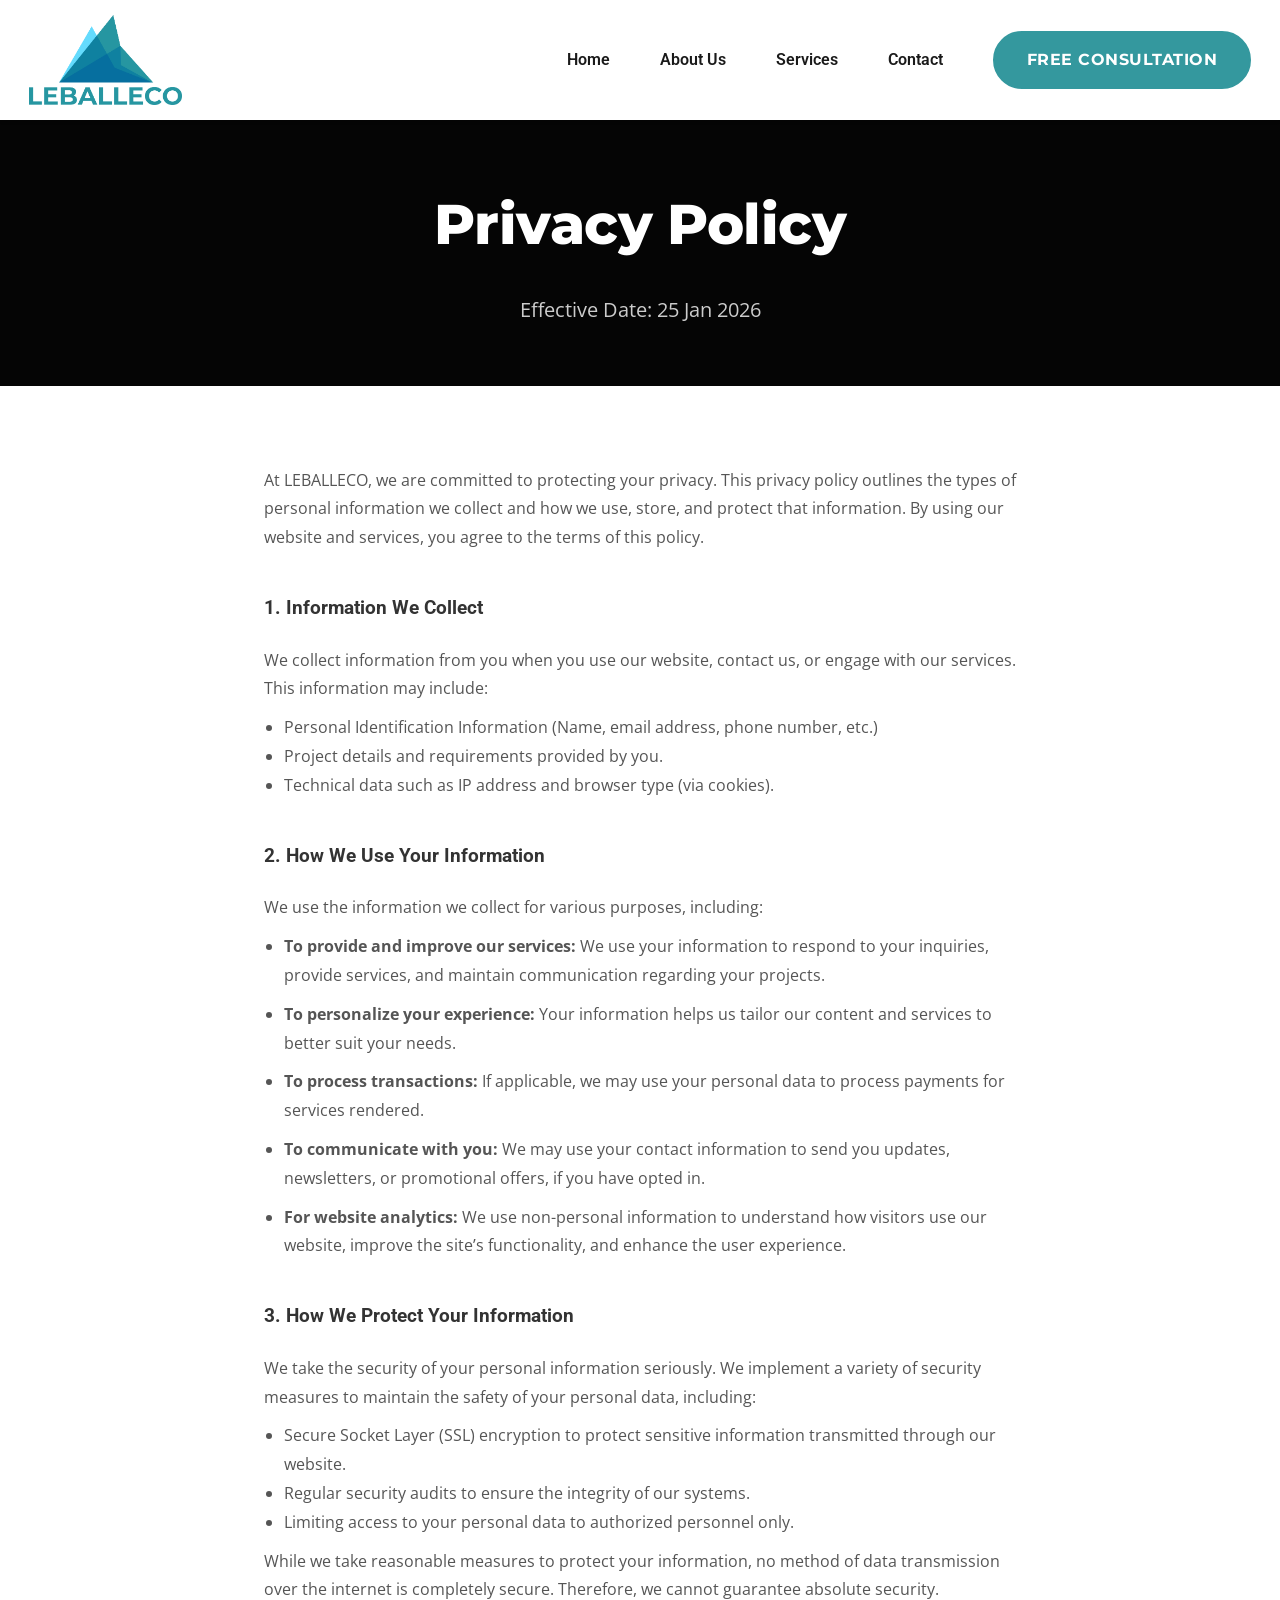
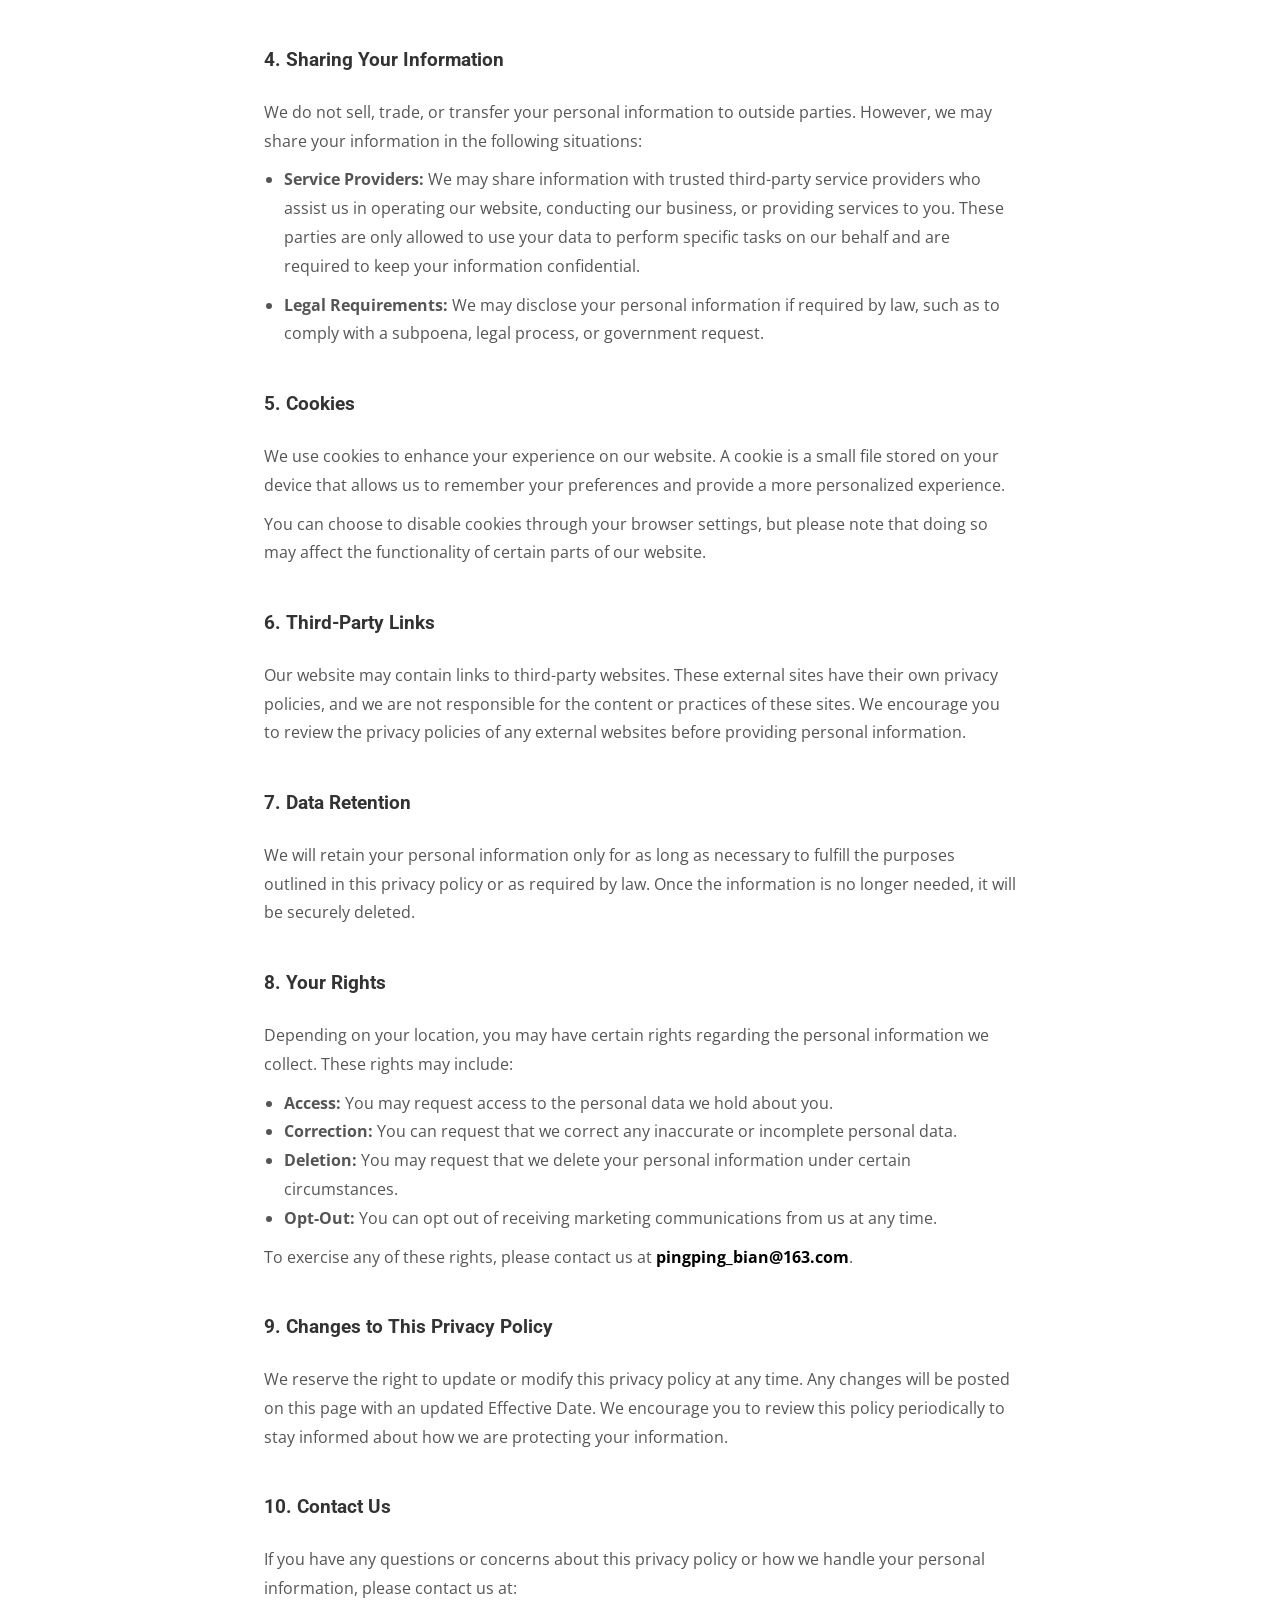
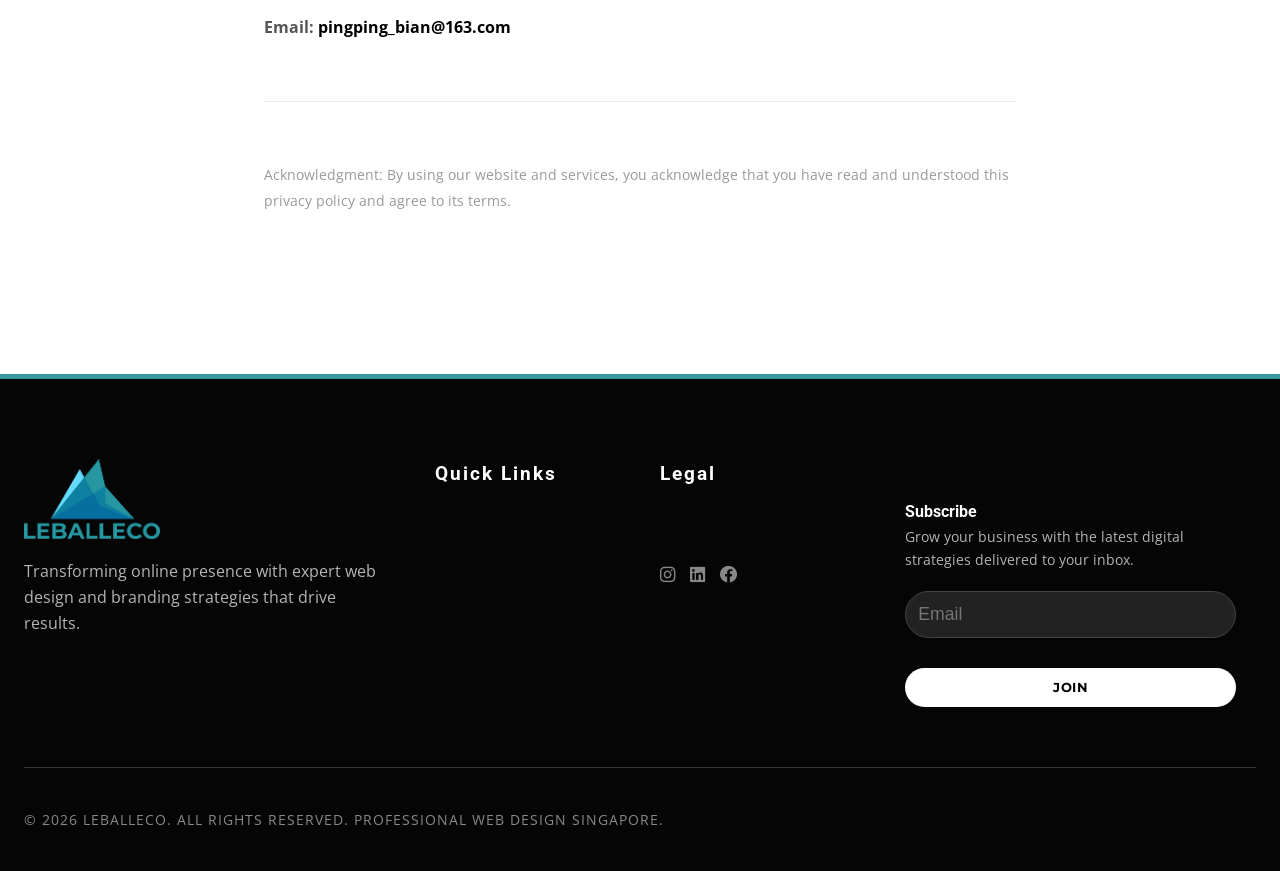
<file: privacy.html>
<!DOCTYPE html>
<html lang="en">

<head>
    <meta charset="UTF-8">
    <meta name="viewport" content="width=device-width, initial-scale=1.0">
    <link rel="icon" type="image/png" href="logo/logo-final.png">
    <title>Privacy Policy | LEBALLECO</title>
    <meta name="description" content="Privacy Policy for LEBALLECO. Learn how we collect, use, and protect your data.">
    <meta name="google-site-verification" content="q_dT_MmI66ATg8kpmnEzaNGKqTiGNwvAYcp8M-ECB70" />
    <link rel="canonical" href="https://leballeco.github.io/privacy.html">

    <!-- Open Graph / Facebook -->
    <meta property="og:type" content="website">
    <meta property="og:title" content="Privacy Policy | LEBALLECO">
    <meta property="og:description" content="Privacy Policy for LEBALLECO.">
    <meta property="og:image" content="https://leballeco.github.io/logo/logo-final.png">
    <meta property="og:url" content="https://pingping-creator.github.io/LEBALLECO/privacy.html">

    <link rel="stylesheet" href="css/index.css">
    <link rel="stylesheet" href="https://cdnjs.cloudflare.com/ajax/libs/font-awesome/6.0.0/css/all.min.css">
    <!-- Google tag (gtag.js) -->
    <script async src="https://www.googletagmanager.com/gtag/js?id=G-0FZ4ELM7R2"></script>
    <script>
        window.dataLayer = window.dataLayer || [];
        function gtag() { dataLayer.push(arguments); }
        gtag('js', new Date());
        gtag('config', 'G-0FZ4ELM7R2');
    </script>
</head>

<body>

    <header class="sticky">
        <div class="container">
            <nav>
                <a href="index.html" class="logo">
                    <img src="logo/logo-final.png" alt="LEBALLECO Logo">
                </a>
                <button class="menu-toggle" aria-label="Toggle navigation" aria-expanded="false">
                    <span></span><span></span><span></span>
                </button>
                <ul class="nav-links">
                    <li><a href="index.html">Home</a></li>
                    <li><a href="about.html">About Us</a></li>
                    <li><a href="services.html">Services</a></li>
                    <li><a href="contact.html">Contact</a></li>
                    <li><a href="contact.html" class="cta-button">Free Consultation</a></li>
                </ul>
            </nav>
        </div>
    </header>

    <main style="padding-top: 80px;">
        <!-- Hero -->
        <section class="page-hero" style="background: #050505; text-align: center; padding: 100px 0 60px;">
            <div class="container">
                <h1 style="font-size: 3.5rem; margin-bottom: 24px; color: white !important;">Privacy Policy</h1>
                <p style="font-size: 1.25rem; color: #ccc !important; max-width: 800px; margin: 0 auto;">
                    Effective Date: 25 Jan 2026
                </p>
            </div>
        </section>

        <!-- Content -->
        <section class="reveal" style="padding: 80px 0;">
            <div class="container" style="max-width: 800px; color: var(--text-secondary); line-height: 1.8;">

                <p style="margin-bottom: 30px;">
                    At LEBALLECO, we are committed to protecting your privacy. This privacy policy outlines the types of
                    personal information we collect and how we use, store, and protect that information. By using our
                    website and services, you agree to the terms of this policy.
                </p>

                <h3 style="color: var(--text-primary); margin-top: 40px; margin-bottom: 20px;">1. Information We Collect
                </h3>
                <p>We collect information from you when you use our website, contact us, or engage with our services.
                    This information may include:</p>
                <ul style="list-style: disc; padding-left: 20px; margin-bottom: 20px; margin-top: 10px;">
                    <li>Personal Identification Information (Name, email address, phone number, etc.)</li>
                    <li>Project details and requirements provided by you.</li>
                    <li>Technical data such as IP address and browser type (via cookies).</li>
                </ul>

                <h3 style="color: var(--text-primary); margin-top: 40px; margin-bottom: 20px;">2. How We Use Your
                    Information</h3>
                <p>We use the information we collect for various purposes, including:</p>
                <ul style="list-style: disc; padding-left: 20px; margin-top: 10px;">
                    <li style="margin-bottom: 10px;"><strong>To provide and improve our services:</strong> We use your
                        information to respond to your inquiries, provide services, and maintain communication regarding
                        your projects.</li>
                    <li style="margin-bottom: 10px;"><strong>To personalize your experience:</strong> Your information
                        helps us tailor our content and services to better suit your needs.</li>
                    <li style="margin-bottom: 10px;"><strong>To process transactions:</strong> If applicable, we may use
                        your personal data to process payments for services rendered.</li>
                    <li style="margin-bottom: 10px;"><strong>To communicate with you:</strong> We may use your contact
                        information to send you updates, newsletters, or promotional offers, if you have opted in.</li>
                    <li style="margin-bottom: 10px;"><strong>For website analytics:</strong> We use non-personal
                        information to understand how visitors use our website, improve the site’s functionality, and
                        enhance the user experience.</li>
                </ul>

                <h3 style="color: var(--text-primary); margin-top: 40px; margin-bottom: 20px;">3. How We Protect Your
                    Information</h3>
                <p>We take the security of your personal information seriously. We implement a variety of security
                    measures to maintain the safety of your personal data, including:</p>
                <ul style="list-style: disc; padding-left: 20px; margin-top: 10px;">
                    <li>Secure Socket Layer (SSL) encryption to protect sensitive information transmitted through our
                        website.</li>
                    <li>Regular security audits to ensure the integrity of our systems.</li>
                    <li>Limiting access to your personal data to authorized personnel only.</li>
                </ul>
                <p style="margin-top: 10px;">While we take reasonable measures to protect your information, no method of
                    data transmission over the internet is completely secure. Therefore, we cannot guarantee absolute
                    security.</p>

                <h3 style="color: var(--text-primary); margin-top: 40px; margin-bottom: 20px;">4. Sharing Your
                    Information</h3>
                <p>We do not sell, trade, or transfer your personal information to outside parties. However, we may
                    share your information in the following situations:</p>
                <ul style="list-style: disc; padding-left: 20px; margin-top: 10px;">
                    <li style="margin-bottom: 10px;"><strong>Service Providers:</strong> We may share information with
                        trusted third-party service providers who assist us in operating our website, conducting our
                        business, or providing services to you. These parties are only allowed to use your data to
                        perform specific tasks on our behalf and are required to keep your information confidential.
                    </li>
                    <li><strong>Legal Requirements:</strong> We may disclose your personal information if required by
                        law, such as to comply with a subpoena, legal process, or government request.</li>
                </ul>

                <h3 style="color: var(--text-primary); margin-top: 40px; margin-bottom: 20px;">5. Cookies</h3>
                <p>We use cookies to enhance your experience on our website. A cookie is a small file stored on your
                    device that allows us to remember your preferences and provide a more personalized experience.</p>
                <p style="margin-top: 10px;">You can choose to disable cookies through your browser settings, but please
                    note that doing so may affect the functionality of certain parts of our website.</p>

                <h3 style="color: var(--text-primary); margin-top: 40px; margin-bottom: 20px;">6. Third-Party Links</h3>
                <p>Our website may contain links to third-party websites. These external sites have their own privacy
                    policies, and we are not responsible for the content or practices of these sites. We encourage you
                    to review the privacy policies of any external websites before providing personal information.</p>

                <h3 style="color: var(--text-primary); margin-top: 40px; margin-bottom: 20px;">7. Data Retention</h3>
                <p>We will retain your personal information only for as long as necessary to fulfill the purposes
                    outlined in this privacy policy or as required by law. Once the information is no longer needed, it
                    will be securely deleted.</p>

                <h3 style="color: var(--text-primary); margin-top: 40px; margin-bottom: 20px;">8. Your Rights</h3>
                <p>Depending on your location, you may have certain rights regarding the personal information we
                    collect. These rights may include:</p>
                <ul style="list-style: disc; padding-left: 20px; margin-top: 10px;">
                    <li><strong>Access:</strong> You may request access to the personal data we hold about you.</li>
                    <li><strong>Correction:</strong> You can request that we correct any inaccurate or incomplete
                        personal data.</li>
                    <li><strong>Deletion:</strong> You may request that we delete your personal information under
                        certain circumstances.</li>
                    <li><strong>Opt-Out:</strong> You can opt out of receiving marketing communications from us at any
                        time.</li>
                </ul>
                <p style="margin-top: 10px;">To exercise any of these rights, please contact us at <a
                        href="mailto:pingping_bian@163.com"
                        style="color: black; font-weight: bold;">pingping_bian@163.com</a>.</p>

                <h3 style="color: var(--text-primary); margin-top: 40px; margin-bottom: 20px;">9. Changes to This
                    Privacy Policy</h3>
                <p>We reserve the right to update or modify this privacy policy at any time. Any changes will be posted
                    on this page with an updated Effective Date. We encourage you to review this policy periodically to
                    stay informed about how we are protecting your information.</p>

                <h3 style="color: var(--text-primary); margin-top: 40px; margin-bottom: 20px;">10. Contact Us</h3>
                <p>If you have any questions or concerns about this privacy policy or how we handle your personal
                    information, please contact us at:</p>
                <p style="margin-top: 10px;"><strong>Email:</strong> <a href="mailto:pingping_bian@163.com"
                        style="color: black; font-weight: bold;">pingping_bian@163.com</a></p>

                <hr style="margin: 60px 0; border: 0; border-top: 1px solid #eee;">

                <p style="font-size: 0.9rem; color: #999;">Acknowledgment: By using our website and services, you
                    acknowledge that you have read and understood this privacy policy and agree to its terms.</p>

            </div>
        </section>
    </main>

    <!-- Footer -->
    <footer>
        <div class="container">
            <div class="footer-grid">
                <div class="footer-info">
                    <a href="index.html" class="footer-logo">
                        <img src="logo/logo-final.png" alt="LEBALLECO Logo">
                    </a>
                    <p style="opacity: 0.7; margin-top: 15px;">
                        Transforming online presence with expert web design and branding strategies that drive results.
                    </p>
                </div>

                <div class="footer-links">
                    <h4>Quick Links</h4>
                    <ul>
                        <li><a href="index.html">Home</a></li>
                        <li><a href="about.html">About Us</a></li>
                        <li><a href="services.html">Services</a></li>
                        <li><a href="contact.html">Contact</a></li>
                    </ul>
                </div>

                <div class="footer-links">
                    <h4>Legal</h4>
                    <ul>
                        <li><a href="privacy.html">Privacy Policy</a></li>
                        <li><a href="terms.html">Terms of Service</a></li>
                    </ul>
                    <div class="social-icons-footer">
                        <a href="https://www.instagram.com/leballeco/" target="_blank"><i
                                class="fab fa-instagram"></i></a>
                        <a href="https://www.linkedin.com/company/leballeco/" target="_blank"><i
                                class="fab fa-linkedin"></i></a>
                        <a href="https://www.facebook.com/leballeco/" target="_blank"><i
                                class="fab fa-facebook"></i></a>
                    </div>
                </div>

                <div class="newsletter">
                    <h4>Subscribe</h4>
                    <p style="opacity: 0.7; margin-bottom: 20px; font-size: 0.9rem;">
                        Grow your business with the latest digital strategies delivered to your inbox.
                    </p>
                    <form id="newsletter-form" style="display: flex; gap: 10px;">
                        <input type="email" placeholder="Email" required
                            style="flex: 1; padding: 12px; border-radius: 50px; border: 1px solid #444; background: #222; color: white;">
                        <button type="submit" class="cta-button"
                            style="padding: 12px 24px; font-size: 0.8rem; border-radius: 50px;">Join</button>
                    </form>
                </div>
            </div>
            <div class="footer-bottom">
                &copy; 2026 LEBALLECO. All rights reserved. Professional Web Design Singapore.
            </div>
        </div>
    </footer>

    <script src="js/main.js"></script>
</body>

</html>
</file>
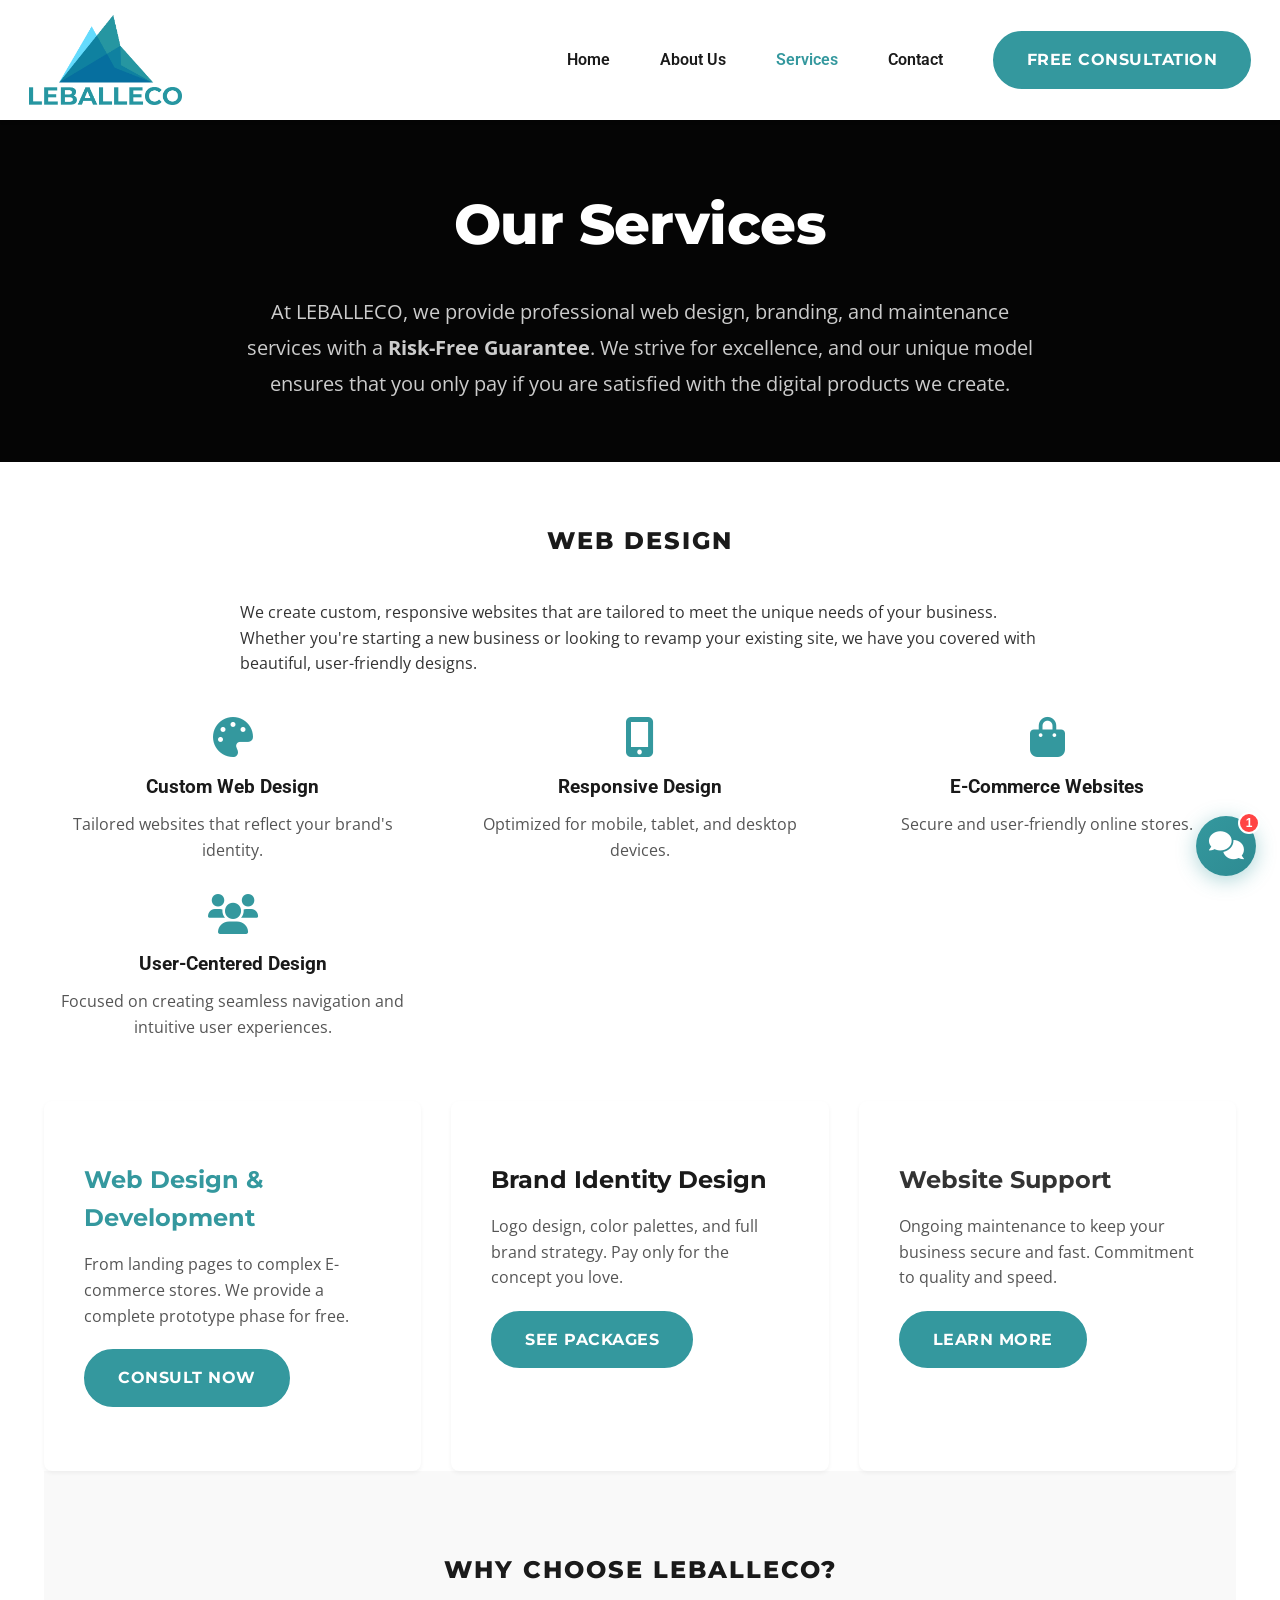
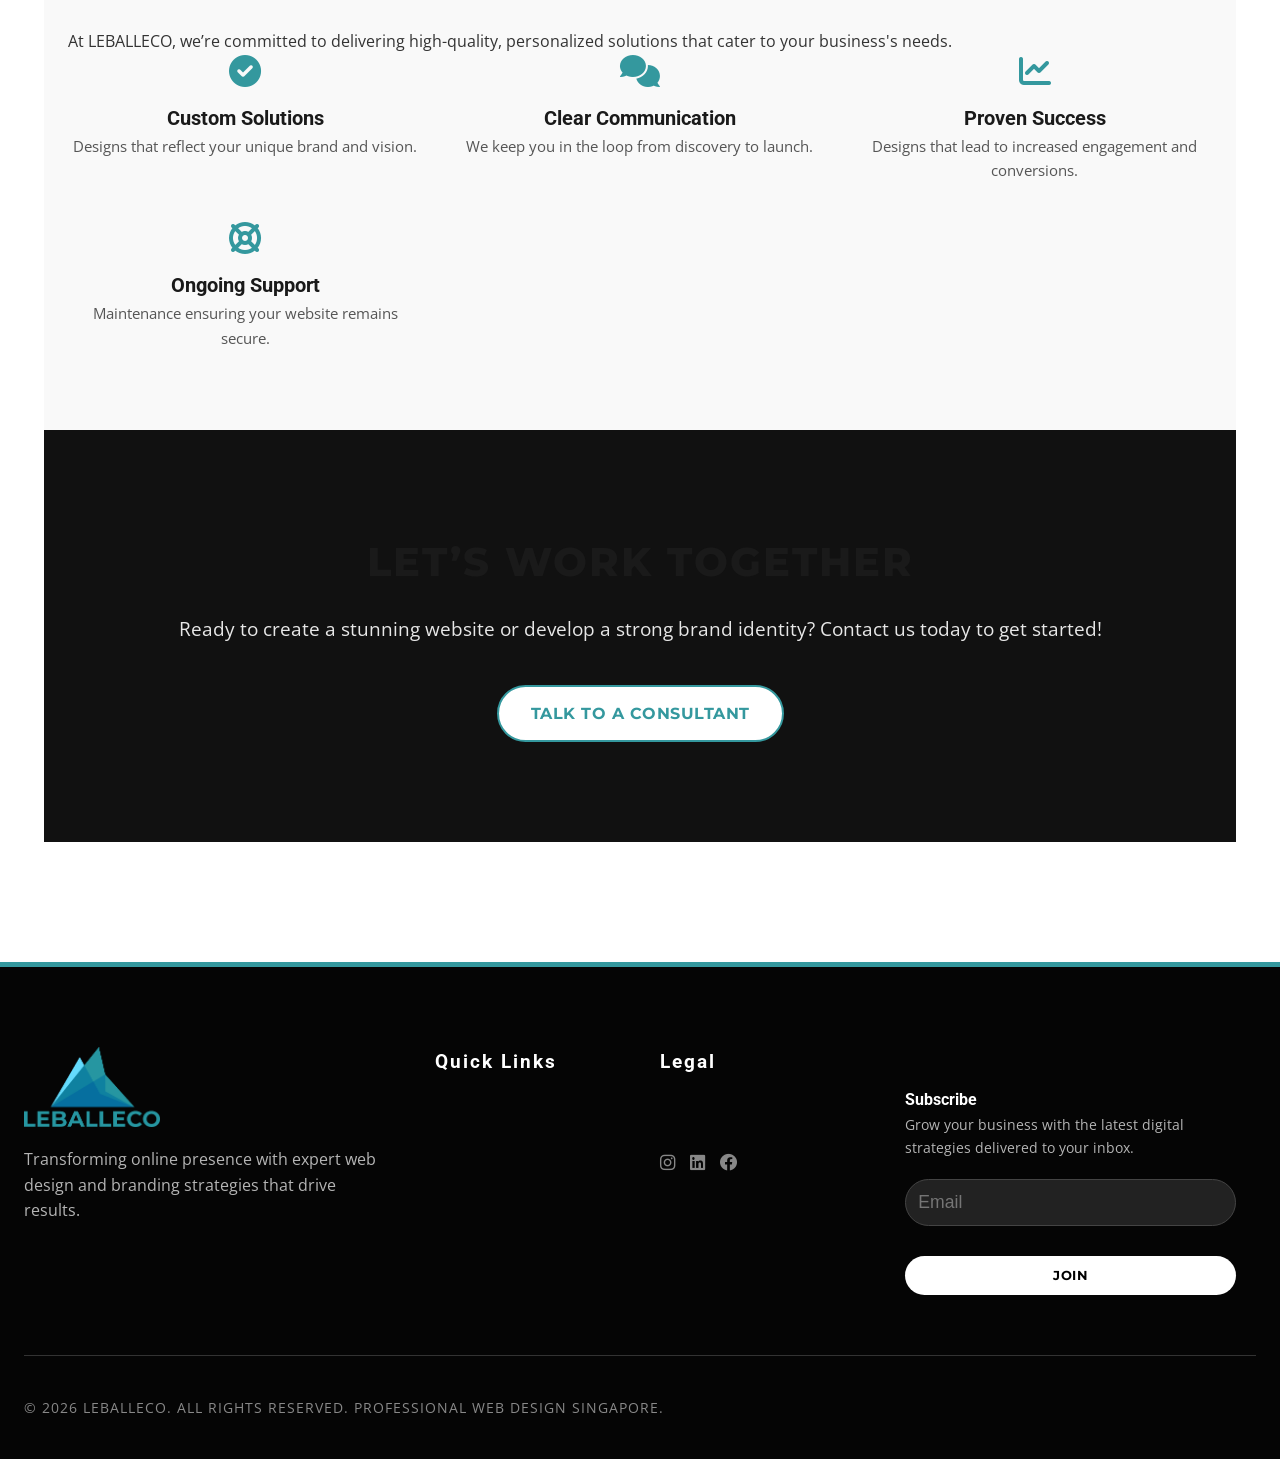
<file: services.html>
<!DOCTYPE html>
<html lang="en">

<head>
    <meta charset="UTF-8">
    <meta name="viewport" content="width=device-width, initial-scale=1.0">
    <link rel="icon" type="image/png" href="logo/logo-final.png">
    <title>Our Services | Web Design, Branding & Maintenance</title>
    <meta name="description"
        content="From custom websites to comprehensive branding packages and maintenance support. Explore professional digital services by LEBALLECO.">
    <meta name="google-site-verification" content="q_dT_MmI66ATg8kpmnEzaNGKqTiGNwvAYcp8M-ECB70" />

    <!-- Open Graph / Facebook -->
    <meta property="og:type" content="website">
    <meta property="og:title" content="LEBALLECO Services | Web Design & Branding">
    <meta property="og:description" content="Affordable and professional digital services for your business success.">
    <meta property="og:image" content="https://leballeco.github.io/logo/logo-final.png">
    <meta property="og:url" content="https://pingping-creator.github.io/LEBALLECO/services.html">
    <link rel="canonical" href="https://pingping-creator.github.io/LEBALLECO/services.html">

    <link rel="stylesheet" href="css/index.css">
    <link rel="stylesheet" href="https://cdnjs.cloudflare.com/ajax/libs/font-awesome/6.0.0/css/all.min.css">
    <!-- Google tag (gtag.js) -->
    <script async src="https://www.googletagmanager.com/gtag/js?id=G-0FZ4ELM7R2"></script>
    <script>
        window.dataLayer = window.dataLayer || [];
        function gtag() { dataLayer.push(arguments); }
        gtag('js', new Date());
        gtag('config', 'G-0FZ4ELM7R2');
    </script>
</head>

<body>

    <header>
        <div class="container">
            <nav>
                <a href="index.html" class="logo">
                    <img src="logo/logo-final.png" alt="LEBALLECO Logo">
                </a>
                <button class="menu-toggle" aria-label="Toggle navigation" aria-expanded="false">
                    <span></span><span></span><span></span>
                </button>
                <ul class="nav-links">
                    <li><a href="index.html">Home</a></li>
                    <li><a href="about.html">About Us</a></li>
                    <li><a href="services.html" class="active">Services</a></li>
                    <li><a href="contact.html">Contact</a></li>
                    <li><a href="contact.html" class="cta-button">Free Consultation</a></li>
                </ul>
            </nav>
        </div>
    </header>

    <main style="padding-top: 80px;">
        <!-- Hero -->
        <section class="page-hero" style="background: #050505; text-align: center; padding: 100px 0 60px;">
            <div class="container">
                <h1 style="font-size: 3.5rem; margin-bottom: 24px; color: #ffffff !important;">Our Services</h1>
                <p
                    style="font-size: 1.25rem; color: #cccccc !important; max-width: 800px; margin: 0 auto; line-height: 1.8;">
                    At LEBALLECO, we provide professional web design, branding, and maintenance services
                    with a <strong>Risk-Free Guarantee</strong>. We strive for excellence, and our unique model ensures
                    that you only pay if you are satisfied with the digital products we create.
                </p>
            </div>
        </section>

        <!-- Web Design Section -->
        <section class="reveal" style="padding-bottom: 40px;">
            <div class="container">
                <div class="section-header">
                    <h2>Web Design</h2>
                    <p style="max-width: 800px; margin: 0 auto;">
                        We create custom, responsive websites that are tailored to meet the unique needs of your
                        business. Whether you're starting a new business or looking to revamp your existing site, we
                        have you covered with beautiful, user-friendly designs.
                    </p>
                </div>

                <div class="services-grid" style="margin-bottom: 60px;">
                    <div style="text-align: center;">
                        <i class="fas fa-palette"
                            style="font-size: 2.5rem; color: var(--primary-color); margin-bottom: 15px;"></i>
                        <h4 style="font-size: 1.2rem; margin-bottom: 10px;">Custom Web Design</h4>
                        <p style="color: var(--text-secondary);">Tailored websites that reflect your brand's identity.
                        </p>
                    </div>
                    <div style="text-align: center;">
                        <i class="fas fa-mobile-alt"
                            style="font-size: 2.5rem; color: var(--primary-color); margin-bottom: 15px;"></i>
                        <h4 style="font-size: 1.2rem; margin-bottom: 10px;">Responsive Design</h4>
                        <p style="color: var(--text-secondary);">Optimized for mobile, tablet, and desktop devices.</p>
                    </div>
                    <div style="text-align: center;">
                        <i class="fas fa-shopping-bag"
                            style="font-size: 2.5rem; color: var(--primary-color); margin-bottom: 15px;"></i>
                        <h4 style="font-size: 1.2rem; margin-bottom: 10px;">E-Commerce Websites</h4>
                        <p style="color: var(--text-secondary);">Secure and user-friendly online stores.</p>
                    </div>
                    <div style="text-align: center;">
                        <i class="fas fa-users"
                            style="font-size: 2.5rem; color: var(--primary-color); margin-bottom: 15px;"></i>
                        <h4 style="font-size: 1.2rem; margin-bottom: 10px;">User-Centered Design</h4>
                        <p style="color: var(--text-secondary);">Focused on creating seamless navigation and intuitive
                            user experiences.</p>
                    </div>
                </div>

                <div
                    style="display: grid; grid-template-columns: repeat(auto-fit, minmax(280px, 1fr)); gap: 30px; margin-top: 60px;">
                    <div class="service-card" style="text-align: left;">
                        <h3 style="color: var(--primary-color);">Web Design & Development</h3>
                        <p style="color: var(--text-secondary); margin-bottom: 20px;">From landing pages to complex
                            E-commerce stores. We provide a complete prototype phase for free.</p>
                        <a href="contact.html" class="cta-button">Consult Now</a>
                    </div>
                    <div class="service-card" style="text-align: left;">
                        <h3 style="color: var(--secondary-color);">Brand Identity Design</h3>
                        <p style="color: var(--text-secondary); margin-bottom: 20px;">Logo design, color palettes, and
                            full brand strategy. Pay only for the concept you love.</p>
                        <a href="contact.html" class="cta-button">See Packages</a>
                    </div>
                    <div class="service-card" style="text-align: left;">
                        <h3 style="color: var(--text-primary);">Website Support</h3>
                        <p style="color: var(--text-secondary); margin-bottom: 20px;">Ongoing maintenance to keep your
                            business secure and fast. Commitment to quality and speed.</p>
                        <a href="contact.html" class="cta-button">Learn More</a>
                    </div>
                </div>

                <!-- Why Choose Us -->
                <section style="background: var(--bg-light); padding: 80px 0;">
                    <div class="container">
                        <div class="section-header">
                            <h2>Why Choose LEBALLECO?</h2>
                            <p>At LEBALLECO, we’re committed to delivering high-quality, personalized solutions that
                                cater to
                                your business's needs.</p>
                        </div>
                        <div
                            style="display: grid; grid-template-columns: repeat(auto-fit, minmax(280px, 1fr)); gap: 40px;">
                            <div style="text-align: center;">
                                <i class="fas fa-check-circle"
                                    style="font-size: 2rem; color: var(--primary-color); margin-bottom: 15px;"></i>
                                <h4 style="font-size: 1.25rem;">Custom Solutions</h4>
                                <p style="color: var(--text-secondary); font-size: 0.95rem;">Designs that reflect your
                                    unique
                                    brand and vision.</p>
                            </div>
                            <div style="text-align: center;">
                                <i class="fas fa-comments"
                                    style="font-size: 2rem; color: var(--primary-color); margin-bottom: 15px;"></i>
                                <h4 style="font-size: 1.25rem;">Clear Communication</h4>
                                <p style="color: var(--text-secondary); font-size: 0.95rem;">We keep you in the loop
                                    from
                                    discovery to launch.</p>
                            </div>
                            <div style="text-align: center;">
                                <i class="fas fa-chart-line"
                                    style="font-size: 2rem; color: var(--primary-color); margin-bottom: 15px;"></i>
                                <h4 style="font-size: 1.25rem;">Proven Success</h4>
                                <p style="color: var(--text-secondary); font-size: 0.95rem;">Designs that lead to
                                    increased
                                    engagement and conversions.</p>
                            </div>
                            <div style="text-align: center;">
                                <i class="fas fa-life-ring"
                                    style="font-size: 2rem; color: var(--primary-color); margin-bottom: 15px;"></i>
                                <h4 style="font-size: 1.25rem;">Ongoing Support</h4>
                                <p style="color: var(--text-secondary); font-size: 0.95rem;">Maintenance ensuring your
                                    website
                                    remains secure.</p>
                            </div>
                        </div>
                    </div>
                </section>


                <!-- CTA -->
                <section id="cta-services"
                    style="background: #111; text-align: center; padding: 100px 0; color: white;">
                    <div class="container">
                        <h2 style="font-size: 2.5rem; margin-bottom: 20px;">Let’s Work Together</h2>
                        <p style="margin-bottom: 40px; opacity: 0.9; font-size: 1.2rem;">Ready to create a stunning
                            website or
                            develop a strong brand identity? Contact us today to get started!</p>
                        <a href="contact.html" class="cta-button"
                            style="background: white; color: var(--primary-color);">Talk to a Consultant</a>
                    </div>
                </section>
    </main>

    <footer>
        <div class="container">
            <div class="footer-grid">
                <div class="footer-info">
                    <a href="index.html" class="footer-logo">
                        <img src="logo/logo-final.png" alt="LEBALLECO Logo">
                    </a>
                    <p style="opacity: 0.7; margin-top: 15px;">
                        Transforming online presence with expert web design and branding strategies that drive results.
                    </p>
                </div>

                <div class="footer-links">
                    <h4>Quick Links</h4>
                    <ul>
                        <li><a href="index.html">Home</a></li>
                        <li><a href="about.html">About Us</a></li>
                        <li><a href="services.html">Services</a></li>
                        <li><a href="contact.html">Contact</a></li>
                    </ul>
                </div>

                <div class="footer-links">
                    <h4>Legal</h4>
                    <ul>
                        <li><a href="privacy.html">Privacy Policy</a></li>
                        <li><a href="terms.html">Terms of Service</a></li>
                    </ul>
                    <div class="social-icons-footer">
                        <a href="https://www.instagram.com/leballeco/" target="_blank"><i
                                class="fab fa-instagram"></i></a>
                        <a href="https://www.linkedin.com/company/leballeco/" target="_blank"><i
                                class="fab fa-linkedin"></i></a>
                        <a href="https://www.facebook.com/leballeco/" target="_blank"><i
                                class="fab fa-facebook"></i></a>
                    </div>
                </div>

                <div class="newsletter">
                    <h4>Subscribe</h4>
                    <p style="opacity: 0.7; margin-bottom: 20px; font-size: 0.9rem;">
                        Grow your business with the latest digital strategies delivered to your inbox.
                    </p>
                    <form id="newsletter-form" style="display: flex; gap: 10px;">
                        <input type="email" placeholder="Email" required
                            style="flex: 1; padding: 12px; border-radius: 50px; border: 1px solid #444; background: #222; color: white;">
                        <button type="submit" class="cta-button"
                            style="padding: 12px 24px; font-size: 0.8rem; border-radius: 50px;">Join</button>
                    </form>
                </div>
            </div>
            <div class="footer-bottom">
                &copy; 2026 LEBALLECO. All rights reserved. Professional Web Design Singapore.
            </div>
        </div>
    </footer>

    <script src="js/main.js"></script>

    <!-- Live Chat Widget -->
    <link rel="stylesheet" href="css/chat-widget.css">
    <script src="js/chat-widget.js"></script>
</body>

</html>
</file>
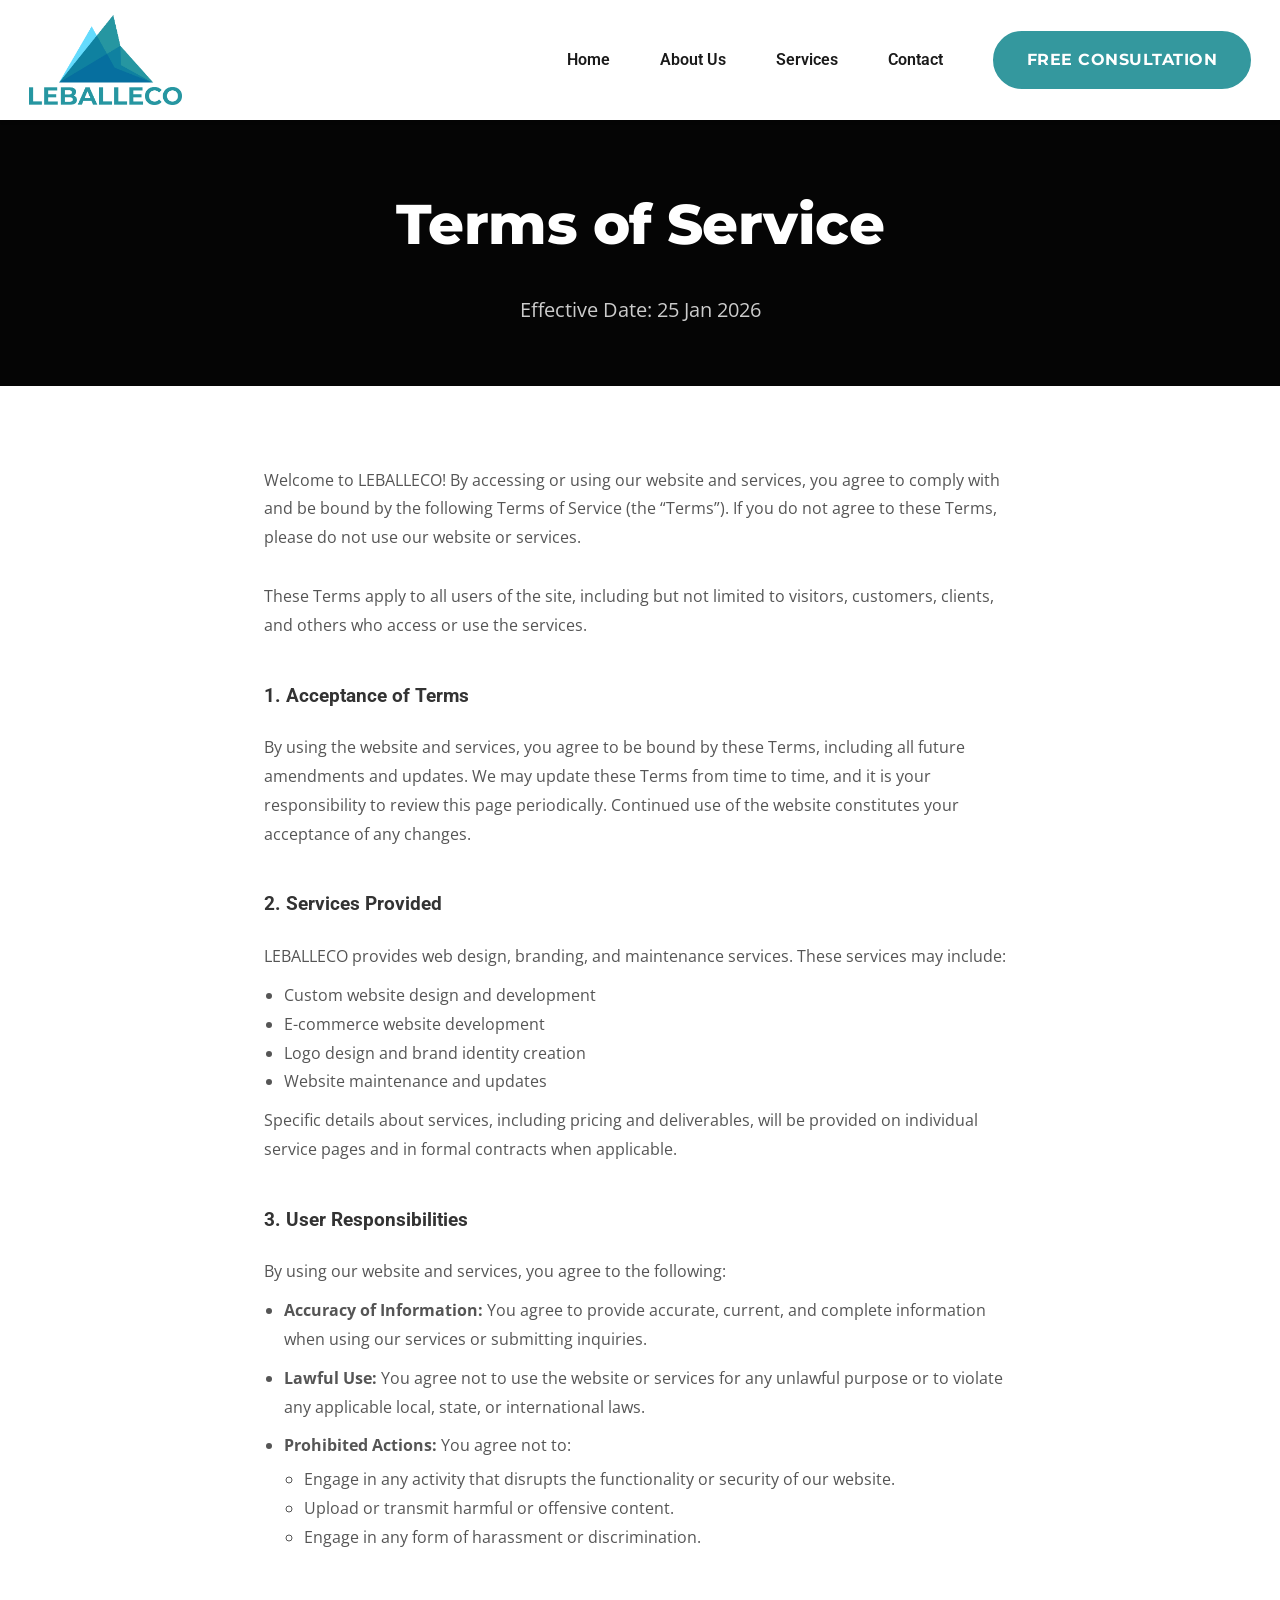
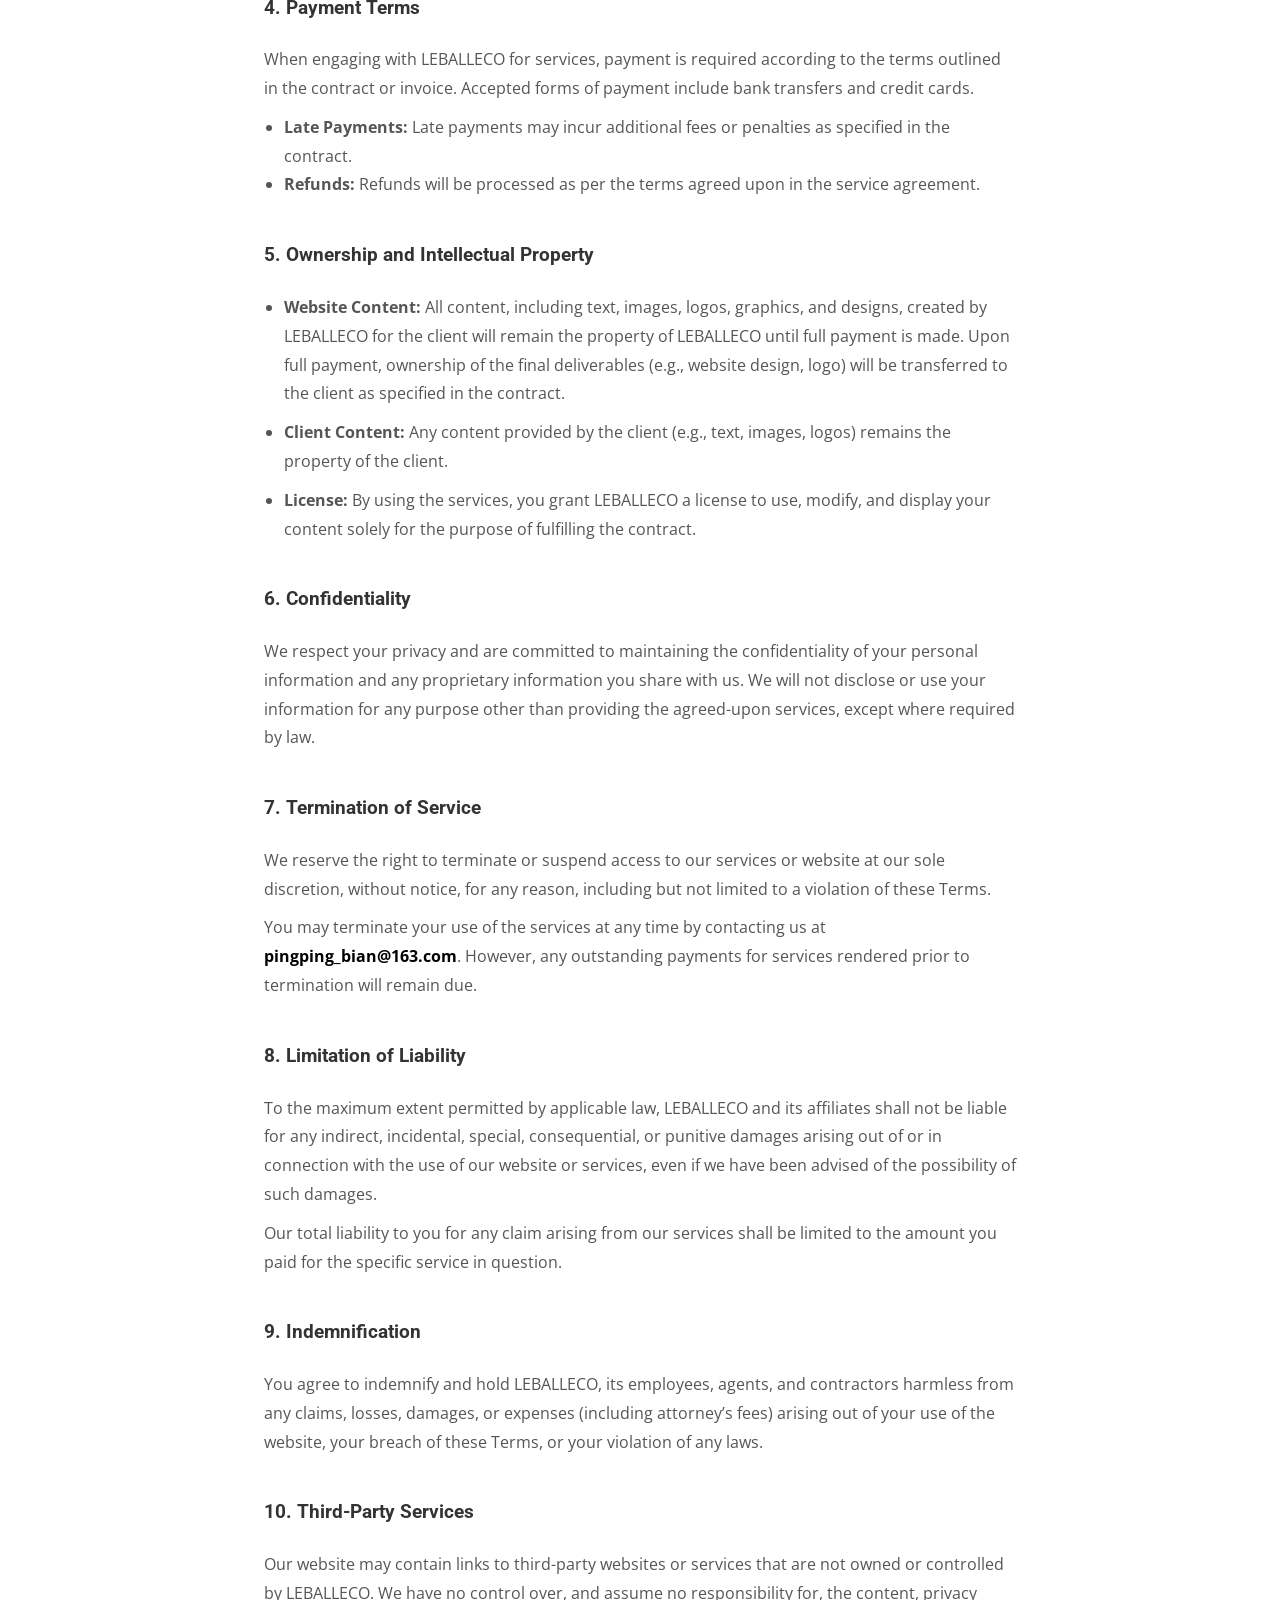
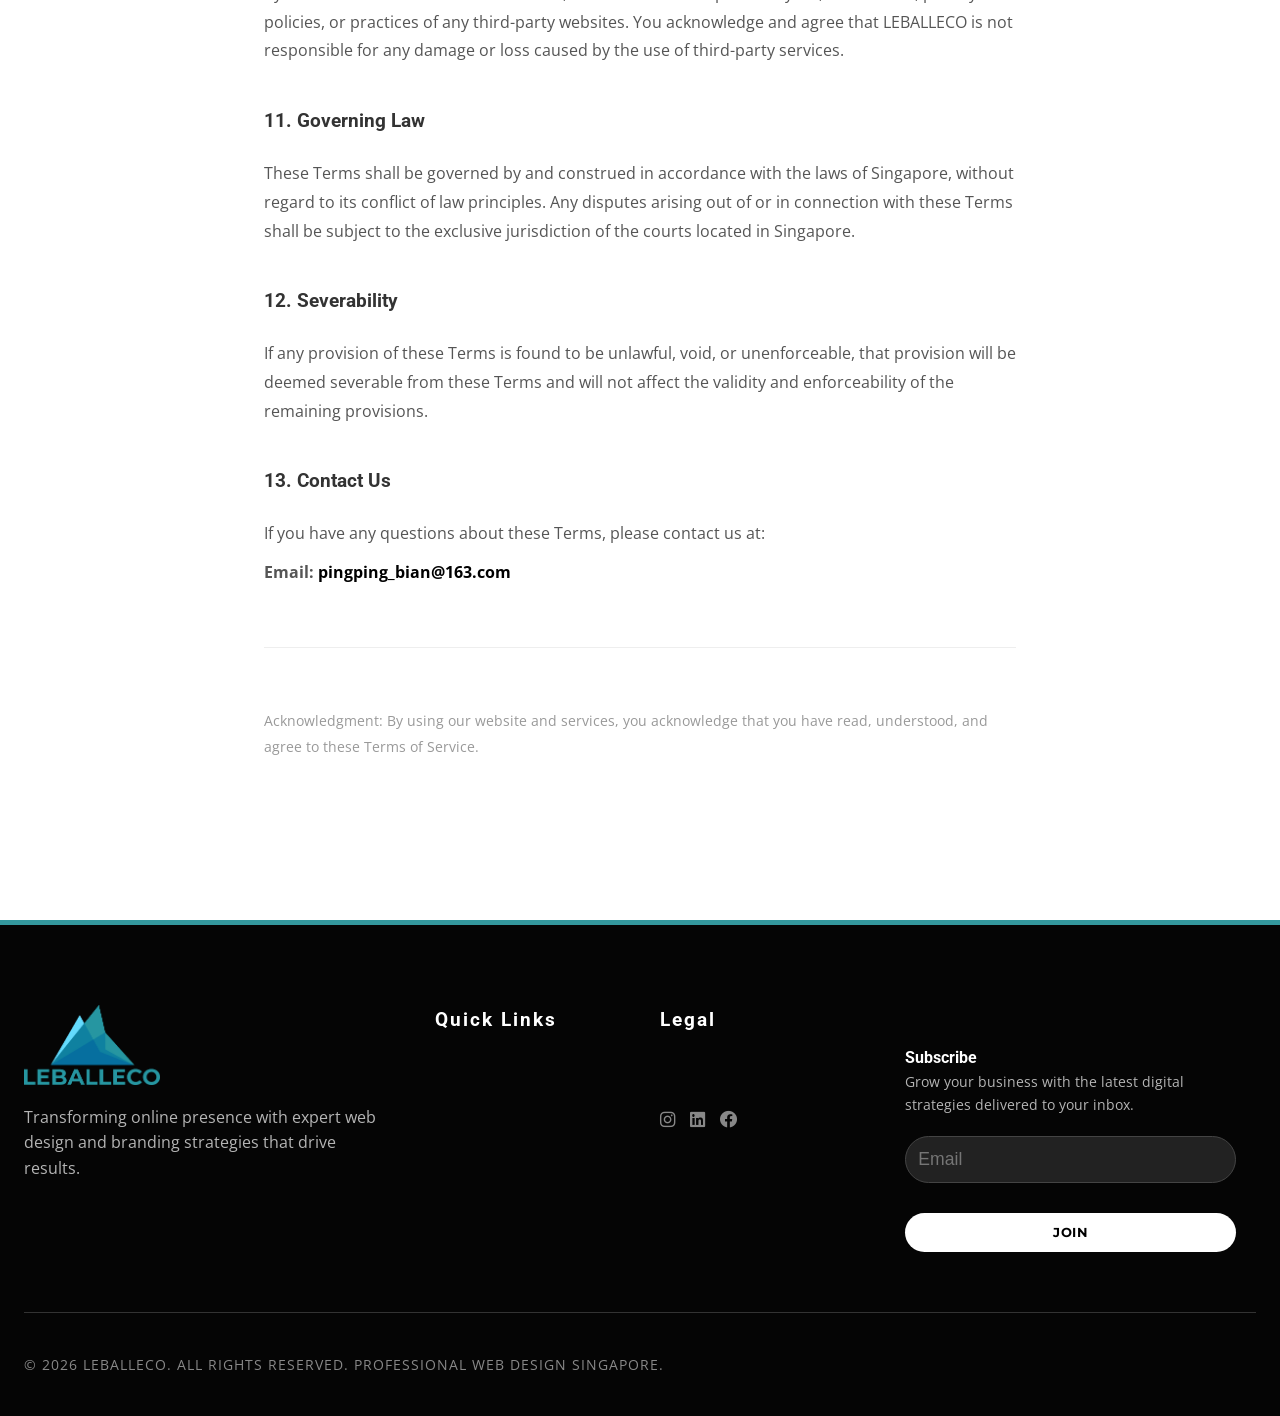
<file: terms.html>
<!DOCTYPE html>
<html lang="en">

<head>
    <meta charset="UTF-8">
    <meta name="viewport" content="width=device-width, initial-scale=1.0">
    <link rel="icon" type="image/png" href="logo/logo-final.png">
    <title>Terms of Service | LEBALLECO</title>
    <meta name="description" content="Terms of Service for LEBALLECO. Understand our policies and your rights.">
    <meta name="google-site-verification" content="q_dT_MmI66ATg8kpmnEzaNGKqTiGNwvAYcp8M-ECB70" />
    <link rel="canonical" href="https://leballeco.github.io/terms.html">

    <!-- Open Graph / Facebook -->
    <meta property="og:type" content="website">
    <meta property="og:title" content="Terms of Service | LEBALLECO">
    <meta property="og:description" content="Terms of Service for LEBALLECO.">
    <meta property="og:image" content="https://leballeco.github.io/logo/logo-final.png">
    <meta property="og:url" content="https://pingping-creator.github.io/LEBALLECO/terms.html">

    <link rel="stylesheet" href="css/index.css">
    <link rel="stylesheet" href="https://cdnjs.cloudflare.com/ajax/libs/font-awesome/6.0.0/css/all.min.css">
    <!-- Google tag (gtag.js) -->
    <script async src="https://www.googletagmanager.com/gtag/js?id=G-0FZ4ELM7R2"></script>
    <script>
        window.dataLayer = window.dataLayer || [];
        function gtag() { dataLayer.push(arguments); }
        gtag('js', new Date());
        gtag('config', 'G-0FZ4ELM7R2');
    </script>
</head>

<body>

    <header class="sticky">
        <div class="container">
            <nav>
                <a href="index.html" class="logo">
                    <img src="logo/logo-final.png" alt="LEBALLECO Logo">
                </a>
                <button class="menu-toggle" aria-label="Toggle navigation" aria-expanded="false">
                    <span></span><span></span><span></span>
                </button>
                <ul class="nav-links">
                    <li><a href="index.html">Home</a></li>
                    <li><a href="about.html">About Us</a></li>
                    <li><a href="services.html">Services</a></li>
                    <li><a href="contact.html">Contact</a></li>
                    <li><a href="contact.html" class="cta-button">Free Consultation</a></li>
                </ul>
            </nav>
        </div>
    </header>

    <main style="padding-top: 80px;">
        <!-- Hero -->
        <section class="page-hero" style="background: #050505; text-align: center; padding: 100px 0 60px;">
            <div class="container">
                <h1 style="font-size: 3.5rem; margin-bottom: 24px; color: white !important;">Terms of Service</h1>
                <p style="font-size: 1.25rem; color: #ccc !important; max-width: 800px; margin: 0 auto;">
                    Effective Date: 25 Jan 2026
                </p>
            </div>
        </section>

        <!-- Content -->
        <section class="reveal" style="padding: 80px 0;">
            <div class="container" style="max-width: 800px; color: var(--text-secondary); line-height: 1.8;">

                <p style="margin-bottom: 30px;">
                    Welcome to LEBALLECO! By accessing or using our website and services, you agree to comply with and
                    be bound by the following Terms of Service (the “Terms”). If you do not agree to these Terms, please
                    do not use our website or services.
                </p>
                <p style="margin-bottom: 30px;">
                    These Terms apply to all users of the site, including but not limited to visitors, customers,
                    clients, and others who access or use the services.
                </p>

                <h3 style="color: var(--text-primary); margin-top: 40px; margin-bottom: 20px;">1. Acceptance of Terms
                </h3>
                <p>By using the website and services, you agree to be bound by these Terms, including all future
                    amendments and updates. We may update these Terms from time to time, and it is your responsibility
                    to review this page periodically. Continued use of the website constitutes your acceptance of any
                    changes.</p>

                <h3 style="color: var(--text-primary); margin-top: 40px; margin-bottom: 20px;">2. Services Provided</h3>
                <p>LEBALLECO provides web design, branding, and maintenance services. These services may include:</p>
                <ul style="list-style: disc; padding-left: 20px; margin-top: 10px;">
                    <li>Custom website design and development</li>
                    <li>E-commerce website development</li>
                    <li>Logo design and brand identity creation</li>
                    <li>Website maintenance and updates</li>
                </ul>
                <p style="margin-top: 10px;">Specific details about services, including pricing and deliverables, will
                    be provided on individual service pages and in formal contracts when applicable.</p>

                <h3 style="color: var(--text-primary); margin-top: 40px; margin-bottom: 20px;">3. User Responsibilities
                </h3>
                <p>By using our website and services, you agree to the following:</p>
                <ul style="list-style: disc; padding-left: 20px; margin-top: 10px;">
                    <li style="margin-bottom: 10px;"><strong>Accuracy of Information:</strong> You agree to provide
                        accurate, current, and complete information when using our services or submitting inquiries.
                    </li>
                    <li style="margin-bottom: 10px;"><strong>Lawful Use:</strong> You agree not to use the website or
                        services for any unlawful purpose or to violate any applicable local, state, or international
                        laws.</li>
                    <li><strong>Prohibited Actions:</strong> You agree not to:
                        <ul style="list-style: circle; padding-left: 20px; margin-top: 5px;">
                            <li>Engage in any activity that disrupts the functionality or security of our website.</li>
                            <li>Upload or transmit harmful or offensive content.</li>
                            <li>Engage in any form of harassment or discrimination.</li>
                        </ul>
                    </li>
                </ul>

                <h3 style="color: var(--text-primary); margin-top: 40px; margin-bottom: 20px;">4. Payment Terms</h3>
                <p>When engaging with LEBALLECO for services, payment is required according to the terms outlined in the
                    contract or invoice. Accepted forms of payment include bank transfers and credit cards.</p>
                <ul style="list-style: disc; padding-left: 20px; margin-top: 10px;">
                    <li><strong>Late Payments:</strong> Late payments may incur additional fees or penalties as
                        specified in the contract.</li>
                    <li><strong>Refunds:</strong> Refunds will be processed as per the terms agreed upon in the service
                        agreement.</li>
                </ul>

                <h3 style="color: var(--text-primary); margin-top: 40px; margin-bottom: 20px;">5. Ownership and
                    Intellectual Property</h3>
                <ul style="list-style: disc; padding-left: 20px; margin-top: 10px;">
                    <li style="margin-bottom: 10px;"><strong>Website Content:</strong> All content, including text,
                        images, logos, graphics, and designs, created by LEBALLECO for the client will remain the
                        property of LEBALLECO until full payment is made. Upon full payment, ownership of the final
                        deliverables (e.g., website design, logo) will be transferred to the client as specified in the
                        contract.</li>
                    <li style="margin-bottom: 10px;"><strong>Client Content:</strong> Any content provided by the client
                        (e.g., text, images, logos) remains the property of the client.</li>
                    <li><strong>License:</strong> By using the services, you grant LEBALLECO a license to use, modify,
                        and display your content solely for the purpose of fulfilling the contract.</li>
                </ul>

                <h3 style="color: var(--text-primary); margin-top: 40px; margin-bottom: 20px;">6. Confidentiality</h3>
                <p>We respect your privacy and are committed to maintaining the confidentiality of your personal
                    information and any proprietary information you share with us. We will not disclose or use your
                    information for any purpose other than providing the agreed-upon services, except where required by
                    law.</p>

                <h3 style="color: var(--text-primary); margin-top: 40px; margin-bottom: 20px;">7. Termination of Service
                </h3>
                <p>We reserve the right to terminate or suspend access to our services or website at our sole
                    discretion, without notice, for any reason, including but not limited to a violation of these Terms.
                </p>
                <p style="margin-top: 10px;">You may terminate your use of the services at any time by contacting us at
                    <a href="mailto:pingping_bian@163.com"
                        style="color: black; font-weight: bold;">pingping_bian@163.com</a>. However, any outstanding
                    payments for services rendered prior to termination will remain due.
                </p>

                <h3 style="color: var(--text-primary); margin-top: 40px; margin-bottom: 20px;">8. Limitation of
                    Liability</h3>
                <p>To the maximum extent permitted by applicable law, LEBALLECO and its affiliates shall not be liable
                    for any indirect, incidental, special, consequential, or punitive damages arising out of or in
                    connection with the use of our website or services, even if we have been advised of the possibility
                    of such damages.</p>
                <p style="margin-top: 10px;">Our total liability to you for any claim arising from our services shall be
                    limited to the amount you paid for the specific service in question.</p>

                <h3 style="color: var(--text-primary); margin-top: 40px; margin-bottom: 20px;">9. Indemnification</h3>
                <p>You agree to indemnify and hold LEBALLECO, its employees, agents, and contractors harmless from any
                    claims, losses, damages, or expenses (including attorney’s fees) arising out of your use of the
                    website, your breach of these Terms, or your violation of any laws.</p>

                <h3 style="color: var(--text-primary); margin-top: 40px; margin-bottom: 20px;">10. Third-Party Services
                </h3>
                <p>Our website may contain links to third-party websites or services that are not owned or controlled by
                    LEBALLECO. We have no control over, and assume no responsibility for, the content, privacy policies,
                    or practices of any third-party websites. You acknowledge and agree that LEBALLECO is not
                    responsible for any damage or loss caused by the use of third-party services.</p>

                <h3 style="color: var(--text-primary); margin-top: 40px; margin-bottom: 20px;">11. Governing Law</h3>
                <p>These Terms shall be governed by and construed in accordance with the laws of Singapore, without
                    regard to its conflict of law principles. Any disputes arising out of or in connection with these
                    Terms shall be subject to the exclusive jurisdiction of the courts located in Singapore.</p>

                <h3 style="color: var(--text-primary); margin-top: 40px; margin-bottom: 20px;">12. Severability</h3>
                <p>If any provision of these Terms is found to be unlawful, void, or unenforceable, that provision will
                    be deemed severable from these Terms and will not affect the validity and enforceability of the
                    remaining provisions.</p>

                <h3 style="color: var(--text-primary); margin-top: 40px; margin-bottom: 20px;">13. Contact Us</h3>
                <p>If you have any questions about these Terms, please contact us at:</p>
                <p style="margin-top: 10px;"><strong>Email:</strong> <a href="mailto:pingping_bian@163.com"
                        style="color: black; font-weight: bold;">pingping_bian@163.com</a></p>

                <hr style="margin: 60px 0; border: 0; border-top: 1px solid #eee;">

                <p style="font-size: 0.9rem; color: #999;">Acknowledgment: By using our website and services, you
                    acknowledge that you have read, understood, and agree to these Terms of Service.</p>

            </div>
        </section>
    </main>

    <!-- Footer -->
    <footer>
        <div class="container">
            <div class="footer-grid">
                <div class="footer-info">
                    <a href="index.html" class="footer-logo">
                        <img src="logo/logo-final.png" alt="LEBALLECO Logo">
                    </a>
                    <p style="opacity: 0.7; margin-top: 15px;">
                        Transforming online presence with expert web design and branding strategies that drive results.
                    </p>
                </div>

                <div class="footer-links">
                    <h4>Quick Links</h4>
                    <ul>
                        <li><a href="index.html">Home</a></li>
                        <li><a href="about.html">About Us</a></li>
                        <li><a href="services.html">Services</a></li>
                        <li><a href="contact.html">Contact</a></li>
                    </ul>
                </div>

                <div class="footer-links">
                    <h4>Legal</h4>
                    <ul>
                        <li><a href="privacy.html">Privacy Policy</a></li>
                        <li><a href="terms.html">Terms of Service</a></li>
                    </ul>
                    <div class="social-icons-footer">
                        <a href="https://www.instagram.com/leballeco/" target="_blank"><i
                                class="fab fa-instagram"></i></a>
                        <a href="https://www.linkedin.com/company/leballeco/" target="_blank"><i
                                class="fab fa-linkedin"></i></a>
                        <a href="https://www.facebook.com/leballeco/" target="_blank"><i
                                class="fab fa-facebook"></i></a>
                    </div>
                </div>

                <div class="newsletter">
                    <h4>Subscribe</h4>
                    <p style="opacity: 0.7; margin-bottom: 20px; font-size: 0.9rem;">
                        Grow your business with the latest digital strategies delivered to your inbox.
                    </p>
                    <form id="newsletter-form" style="display: flex; gap: 10px;">
                        <input type="email" placeholder="Email" required
                            style="flex: 1; padding: 12px; border-radius: 50px; border: 1px solid #444; background: #222; color: white;">
                        <button type="submit" class="cta-button"
                            style="padding: 12px 24px; font-size: 0.8rem; border-radius: 50px;">Join</button>
                    </form>
                </div>
            </div>
            <div class="footer-bottom">
                &copy; 2026 LEBALLECO. All rights reserved. Professional Web Design Singapore.
            </div>
        </div>
    </footer>

    <script src="js/main.js"></script>
</body>

</html>
</file>
<file: css/index.css>
/* LEBALLECO Professional Core Styles */

@import url('https://fonts.googleapis.com/css2?family=Montserrat:wght@700;800&family=Roboto:wght@500;700&family=Open+Sans:wght@400;600&display=swap');

:root {
    /* Updated Brand Palette */
    --primary-color: #34989E;
    /* Brand Teal */
    --primary-dark: #2E8B92;
    --secondary-color: #1A1A1A;
    /* Darker Professional Gray */
    --accent-color: #65D8F7;
    /* Light Blue */

    /* Neutral Scale */
    --bg-white: #FFFFFF;
    --bg-light: #f9f9f9;
    /* Light Gray as requested */
    --bg-subtle: #F8FAFC;

    /* Typography Scale */
    --text-primary: #333333;
    --text-secondary: #555555;
    --text-muted: #888888;

    /* UI Elements */
    --glass-bg: rgba(255, 255, 255, 0.95);
    --glass-border: rgba(226, 232, 240, 0.6);
    --border-light: #E0E0E0;

    /* Shadows */
    --shadow-sm: 0 2px 4px rgba(0, 0, 0, 0.05);
    --shadow-md: 0 4px 12px rgba(0, 0, 0, 0.1);
    --shadow-lg: 0 8px 24px rgba(0, 0, 0, 0.15);

    --transition: all 0.3s cubic-bezier(0.4, 0, 0.2, 1);
    --border-radius: 8px;
}

* {
    margin: 0;
    padding: 0;
    box-sizing: border-box;
}

body {
    font-family: 'Open Sans', sans-serif;
    color: var(--text-primary);
    background-color: var(--bg-white);
    line-height: 1.6;
    overflow-x: hidden;
    position: relative;
    width: 100%;
    -webkit-font-smoothing: antialiased;
}

html {
    overflow-x: hidden;
    width: 100%;
}

h1,
h2 {
    font-family: 'Montserrat', sans-serif;
    font-weight: 800;
    letter-spacing: -0.01em;
    color: var(--secondary-color);
}

h3,
h4,
h5,
h6 {
    font-family: 'Roboto', sans-serif;
    font-weight: 700;
    color: var(--secondary-color);
}

a {
    text-decoration: none;
    color: inherit;
    transition: var(--transition);
}

ul {
    list-style: none;
}

img {
    max-width: 100%;
    display: block;
}

.container {
    max-width: 1280px;
    margin: 0 auto;
    padding: 0 24px;
}

/* Professional Header */
header {
    position: fixed;
    top: 0;
    left: 0;
    width: 100%;
    z-index: 1000;
    padding: 15px 0;
    transition: var(--transition);
    background: white;
    box-shadow: var(--shadow-sm);
}

header.scrolled {
    padding: 10px 0;
    background: rgba(255, 255, 255, 0.95);
    backdrop-filter: blur(10px);
    box-shadow: var(--shadow-md);
}

/* Section Spacing Refined */
section {
    padding: 100px 0;
}

.bg-pattern {
    background-image: radial-gradient(var(--border-light) 0.5px, transparent 0.5px);
    background-size: 20px 20px;
}

/* Back to Top Button */
#back-to-top {
    position: fixed;
    bottom: 30px;
    right: 30px;
    width: 50px;
    height: 50px;
    background: var(--primary-color);
    color: white;
    border-radius: 50%;
    display: none;
    align-items: center;
    justify-content: center;
    cursor: pointer;
    box-shadow: var(--shadow-md);
    transition: var(--transition);
    z-index: 1000;
    font-size: 1.25rem;
}

#back-to-top:hover {
    transform: translateY(-5px);
    background: var(--accent-color);
}

#back-to-top.show {
    display: flex;
}

nav {
    display: flex;
    justify-content: space-between;
    align-items: center;
}

.logo img {
    height: 90px;
    width: auto;
    filter: none;
    /* Ensure default logo colors are used */
}

.nav-links {
    display: flex;
    gap: 40px;
    /* Reduced gap */
    align-items: center;
}

/* Updated Nav Links */
nav a {
    text-decoration: none;
    color: var(--secondary-color);
    font-weight: 600;
    margin: 0 5px;
    font-family: 'Roboto', sans-serif;
    transition: var(--transition);
}

nav a:hover {
    color: var(--primary-color);
}

nav a.active {
    color: var(--primary-color);
}

/* Pro Aesthetics Upgrade */

/* Hero Typography - Massive & Bold */
.hero h1 {
    font-size: 5.5rem;
    /* Larger impact */
    margin-bottom: 24px;
    line-height: 1.1;
    color: var(--text-primary);
    letter-spacing: -0.04em;
    /* Tighter tracking */
    text-shadow: 2px 2px 0px rgba(255, 255, 255, 0.5);
    /* Subtle 3D edge */
}

/* Hero Parallax */
.hero {
    min-height: 90vh;
    display: flex;
    align-items: center;
    background: url('../assets/images/hero_professional.png');
    background-size: cover;
    background-position: center;
    /* Parallax Effect */
    background-attachment: fixed;
    color: var(--text-primary);
    position: relative;
    padding-top: 80px;
}

@media (max-width: 992px) {
    .hero {
        background-attachment: scroll;
        /* Performance fix for mobile */
    }
}

/* Pro Buttons - Invert on Hover */
.cta-button {
    background-color: var(--primary-color);
    color: white;
    padding: 14px 32px;
    border: 2px solid var(--primary-color);
    text-transform: uppercase;
    font-weight: 700;
    font-family: 'Montserrat', sans-serif;
    cursor: pointer;
    border-radius: 50px;
    transition: var(--transition);
    display: inline-block;
    letter-spacing: 0.5px;
}

.cta-button:hover {
    background-color: var(--primary-dark);
    border-color: var(--primary-dark);
    color: white;
    transform: translateY(-2px);
    box-shadow: 0 5px 15px rgba(76, 175, 80, 0.3);
}

.cta-button.secondary {
    background-color: transparent;
    border-color: var(--accent-color);
    color: var(--accent-color);
}

.cta-button.secondary:hover {
    background-color: var(--accent-color);
    color: white;
    box-shadow: 0 5px 15px rgba(33, 150, 243, 0.3);
}

.menu-toggle {
    display: none;
    font-size: 1.5rem;
    color: var(--text-primary);
    cursor: pointer;
}

/* Hero Section */
.hero::before {
    content: '';
    position: absolute;
    top: 0;
    left: 0;
    width: 100%;
    height: 100%;
    background: linear-gradient(to bottom, rgba(255, 255, 255, 0.85) 0%, rgba(255, 255, 255, 0.6) 50%, rgba(255, 255, 255, 0.2) 100%);
    z-index: 1;
}

.hero-content {
    max-width: 1000px;
    margin: 0 auto;
    position: relative;
    z-index: 2;
    padding: 40px;
    background: rgba(255, 255, 255, 0.6);
    backdrop-filter: blur(8px);
    border-radius: 24px;
    border: 1px solid rgba(255, 255, 255, 0.4);
}

.hero p {
    font-size: 1.35rem;
    margin-bottom: 48px;
    color: var(--text-secondary);
    font-weight: 500;
    max-width: 700px;
    margin-left: auto;
    margin-right: auto;
}

/* Sections Whitespace */
section {
    padding: 60px 20px;
    /* Add space top/bottom of every section */
}

h2 {
    margin-bottom: 40px;
    /* Space below titles */
    text-align: center;
    text-transform: uppercase;
    letter-spacing: 2px;
    /* Spaces out letters */
}

/* Portfolio Modern Grid */
.portfolio-grid {
    display: grid;
    grid-template-columns: repeat(auto-fit, minmax(350px, 1fr));
    gap: 30px;
    margin-top: 40px;
}

.portfolio-item {
    position: relative;
    overflow: hidden;
    border-radius: var(--border-radius);
    aspect-ratio: 4/3;
    box-shadow: var(--shadow-sm);
    transition: var(--transition);
}

.portfolio-item img {
    width: 100%;
    height: 100%;
    object-fit: cover;
    transition: transform 0.5s ease;
}

.portfolio-item:hover img {
    transform: scale(1.1);
}

.portfolio-overlay {
    position: absolute;
    top: 0;
    left: 0;
    width: 100%;
    height: 100%;
    background: rgba(76, 175, 80, 0.9);
    /* Primary Green with opacity */
    display: flex;
    flex-direction: column;
    justify-content: center;
    align-items: center;
    opacity: 0;
    transition: var(--transition);
    color: white;
    padding: 30px;
    text-align: center;
}

.portfolio-item:hover .portfolio-overlay {
    opacity: 1;
}

.portfolio-overlay h3 {
    color: white;
    font-size: 1.5rem;
    margin-bottom: 10px;
}

.portfolio-overlay p {
    color: rgba(255, 255, 255, 0.9);
    margin-bottom: 20px;
}

/* Statement Footer */
footer {
    background-color: #050505;
    color: white;
    padding: 80px 0 40px;
    margin-top: 80px;
    border-top: 5px solid var(--primary-color);
}

.newsletter input {
    background: transparent;
    border: none;
    border-bottom: 2px solid #555;
    color: white;
    padding: 15px 0;
    width: 100%;
    font-size: 1.1rem;
    border-radius: 0;
    transition: border-color 0.3s;
}

.newsletter input:focus {
    border-bottom-color: white;
    outline: none;
}

.newsletter button {
    background: white;
    color: black;
    border: none;
    padding: 12px 30px;
    font-weight: bold;
    text-transform: uppercase;
    margin-top: 20px;
    cursor: pointer;
    transition: all 0.3s;
}

.newsletter button:hover {
    background: #ccc;
}

.newsletter-form {
    display: flex;
    gap: 10px;
    margin-top: 20px;
}

.newsletter-form input {
    flex: 1;
    padding: 12px;
    border-radius: 50px;
    border: 1px solid #444;
    background: #222;
    color: white;
    font-size: 1rem;
    outline: none;
    transition: border-color 0.3s;
}

.newsletter-form input:focus {
    border-color: var(--primary-color);
}

.newsletter-form button {
    padding: 12px 24px;
    font-size: 0.8rem;
    border-radius: 50px;
    white-space: nowrap;
}

.footer-grid {
    display: grid;
    grid-template-columns: 2fr 1fr 1fr 2fr;
    gap: 40px;
    margin-bottom: 60px;
}

.footer-info {
    text-align: left;
    margin-bottom: 20px;
}

.footer-logo img {
    height: 80px;
    width: auto;
    margin-bottom: 20px;
}

.newsletter {
    grid-column: span 1;
    text-align: left;
    margin: 0;
}

.social-icons-footer {
    display: flex;
    gap: 15px;
    margin-top: 15px;
    font-size: 1.1rem;
}

.social-icons-footer a {
    color: var(--text-muted);
}

.social-icons-footer a:hover {
    color: var(--primary-color);
}

.footer-links li {
    opacity: 0;
    transform: translateY(20px);
    transition: all 0.5s ease-out;
}

.footer-links.active li {
    opacity: 1;
    transform: translateY(0);
}

@media (min-width: 993px) {
    .footer-links li {
        opacity: 1;
        transform: none;
    }
}

/* Footer Headers (General) */
footer h4 {
    color: #ffffff !important;
}

/* Footer Links Pro */
.footer-links h4 {
    font-size: 1.2rem;
    letter-spacing: 2px;
    margin-bottom: 40px;
    /* Removed white underline */
    padding-bottom: 15px;
    display: inline-block;
    color: #ffffff;
}

.footer-links ul li {
    margin-bottom: 16px;
}

.footer-links ul li a {
    color: #e2e2e2;
    /* Much lighter grey for visibility */
    font-size: 1rem;
    transition: all 0.3s;
    display: block;
    /* Make whole area clickable */
    padding: 5px 0;
}

.footer-links ul li a:hover {
    color: white;
    transform: translateX(5px);
    /* Move right on hover */
    text-shadow: 0 0 10px rgba(255, 255, 255, 0.5);
}

.footer-bottom {
    border-top: 1px solid #333;
    padding-top: 40px;
    margin-top: 60px;
    font-size: 0.9rem;
    /* Bigger */
    letter-spacing: 1px;
    text-transform: uppercase;
    color: #888;
    /* Visible grey */
}

/* Animations */

/* Keyframes */
@keyframes fadeInUp {
    from {
        opacity: 0;
        transform: translateY(40px);
    }

    to {
        opacity: 1;
        transform: translateY(0);
    }
}

@keyframes fadeIn {
    from {
        opacity: 0;
    }

    to {
        opacity: 1;
    }
}

@keyframes float {
    0% {
        transform: translateY(0px);
    }

    50% {
        transform: translateY(-15px);
    }

    100% {
        transform: translateY(0px);
    }
}

/* Hero Staggered Entrance */
.hero h1 {
    color: #000000;
    opacity: 1;
    /* Force Visible */
    /* animation removed for reliability */
}

.hero p {
    color: #333333;
    opacity: 1;
    /* Force Visible */
    /* animation removed for reliability */
}

.hero .cta-button {
    opacity: 0;
    animation: fadeIn 0.8s ease-out 0.6s forwards;
}

/* Scroll Reveal */
.reveal {
    opacity: 1;
    /* Force Visible */
    transform: none;
    /* Animation removed to prevent empty pages */
}

.reveal.active {
    opacity: 1;
    transform: none;
}

/* Service Cards Modernized */
.services-grid {
    display: grid;
    grid-template-columns: repeat(auto-fit, minmax(320px, 1fr));
    gap: 30px;
    margin-top: 40px;
}

.service-card {
    background: white;
    padding: 60px 40px;
    border-radius: var(--border-radius);
    box-shadow: var(--shadow-sm);
    text-align: center;
    transition: var(--transition);
    border-bottom: 4px solid transparent;
    position: relative;
    overflow: hidden;
}

.service-card:hover {
    transform: translateY(-10px);
    box-shadow: var(--shadow-lg);
    border-bottom-color: var(--primary-color);
}

.service-card i {
    font-size: 3.5rem;
    margin-bottom: 25px;
    display: inline-block;
}

.service-card h3 {
    font-size: 1.5rem;
    margin-bottom: 15px;
    font-family: 'Montserrat', sans-serif;
}

.service-card p {
    color: var(--text-secondary);
    margin-bottom: 20px;
    font-size: 1rem;
}

.testimonials-grid {
    display: grid;
    grid-template-columns: repeat(auto-fit, minmax(300px, 1fr));
    gap: 40px;
    margin-top: 60px;
}

/* Testimonial Card Styles (Refactored) */
.testimonial-card {
    background: white;
    padding: 40px;
    border-radius: var(--border-radius);
    box-shadow: var(--shadow-sm);
    position: relative;
    border-left: 5px solid var(--primary-color);
    transition: transform 0.3s ease;
}

.testimonial-card.accent {
    border-left-color: var(--accent-color);
}

.testimonial-card.secondary {
    border-left-color: var(--secondary-color);
}

.testimonial-card:hover {
    transform: translateY(-5px);
}

.testimonial-icon {
    font-size: 2rem;
    opacity: 0.1;
    position: absolute;
    top: 20px;
    right: 20px;
    color: inherit;
    /* Inherits from parent border color logic in HTML or specific classes */
}

.testimonial-card.accent .testimonial-icon {
    color: var(--accent-color);
}

.testimonial-card.secondary .testimonial-icon {
    color: var(--secondary-color);
}

.testimonial-card .testimonial-icon {
    color: var(--primary-color);
}

/* Default */

.testimonial-text {
    font-size: 1.1rem;
    font-style: italic;
    margin-bottom: 25px;
    line-height: 1.8;
    color: var(--text-secondary);
}

.testimonial-author {
    display: flex;
    align-items: center;
    gap: 15px;
}

.author-avatar {
    width: 50px;
    height: 50px;
    background: var(--bg-light);
    border-radius: 50%;
    display: flex;
    align-items: center;
    justify-content: center;
    font-weight: bold;
    font-size: 1.2rem;
}

.testimonial-card .author-avatar {
    color: var(--primary-color);
}

.testimonial-card.accent .author-avatar {
    color: var(--accent-color);
}

.testimonial-card.secondary .author-avatar {
    color: var(--secondary-color);
}

.author-info h4 {
    margin: 0;
    font-size: 1rem;
    font-family: 'Montserrat', sans-serif;
}

.author-info p {
    margin: 0;
    color: var(--text-muted);
    font-size: 0.85rem;
}

/* Scroll Hints */
.horizontal-scroll-hint {
    display: none;
    text-align: center;
    color: var(--text-muted);
    font-size: 0.85rem;
    margin-top: 10px;
    animation: bounceRight 2s infinite;
}

@keyframes bounceRight {

    0%,
    20%,
    50%,
    80%,
    100% {
        transform: translateX(0);
    }

    40% {
        transform: translateX(5px);
    }

    60% {
        transform: translateX(3px);
    }
}

@media (max-width: 992px) {
    .horizontal-scroll-hint {
        display: block;
    }
}

.service-card .price {
    font-size: 1.25rem;
    font-weight: 700;
    color: var(--primary-color);
    margin-bottom: 25px;
    display: block;
}

/* Specific Service Colors */
.service-web-design i {
    color: var(--primary-color);
}

.service-branding i {
    color: var(--accent-color);
}

.service-maintenance i {
    color: var(--secondary-color);
}

.service-branding:hover {
    border-bottom-color: var(--accent-color);
}

.service-maintenance:hover {
    border-bottom-color: var(--secondary-color);
}

.service-maintenance:hover {
    border-bottom-color: var(--secondary-color);
}

/* About Preview Grid - Desktop */
.about-preview-grid {
    display: grid;
    grid-template-columns: 1fr 1.2fr;
    gap: 60px;
    align-items: center;
}

/* Mobile Responsive Enhancements */
@media (max-width: 992px) {
    header {
        padding: 10px 0;
    }

    header .container nav {
        flex-direction: row;
        justify-content: space-between;
        align-items: center;
    }

    .logo {
        position: static;
        transform: none;
    }

    .logo img {
        height: 50px;
    }

    .menu-toggle {
        display: flex;
        flex-direction: column;
        gap: 5px;
        z-index: 1001;
    }

    .menu-toggle span {
        display: block;
        width: 25px;
        height: 3px;
        background: var(--secondary-color);
        border-radius: 3px;
        transition: var(--transition);
    }

    /* Animated Hamburger */
    .menu-toggle.active span:nth-child(1) {
        transform: translateY(8px) rotate(45deg);
    }

    .menu-toggle.active span:nth-child(2) {
        opacity: 0;
    }

    .menu-toggle.active span:nth-child(3) {
        transform: translateY(-8px) rotate(-45deg);
    }

    .nav-links {
        position: absolute;
        top: 100%;
        left: 0;
        width: 100%;
        max-height: 0;
        opacity: 0;
        overflow: hidden;
        background: white;
        display: flex;
        /* Ensure flex for layout when visible */
        flex-direction: column;
        justify-content: flex-start;
        align-items: center;
        transition: all 0.4s cubic-bezier(0.4, 0, 0.2, 1);
        box-shadow: var(--shadow-md);
        z-index: 1000;
        padding: 0;
        border-top: 1px solid var(--border-light);
    }

    .nav-links.active {
        max-height: 100vh;
        opacity: 1;
        padding: 30px 0;
    }

    .nav-links li {
        width: 100%;
        text-align: center;
        margin: 15px 0;
    }

    .nav-links li:last-child {
        margin-top: 25px;
    }

    .nav-links a {
        font-size: 1.2rem;
        display: block;
        width: 100%;
    }

    .nav-links .cta-button {
        width: auto;
        display: inline-block;
        font-size: 1rem;
        padding: 12px 24px;
    }

    .footer-grid {
        grid-template-columns: 1fr;
        gap: 0;
        text-align: center;
    }

    .newsletter-form {
        flex-direction: column;
    }

    .newsletter-form input {
        width: 100%;
        text-align: center;
    }

    .newsletter-form button {
        width: 100%;
    }

    .footer-links {
        border-bottom: 1px solid rgba(255, 255, 255, 0.1);
        padding: 0;
    }

    .footer-links h4 {
        width: 100%;
        margin-bottom: 0;
        padding: 20px;
        cursor: pointer;
        display: flex;
        justify-content: space-between;
        align-items: center;
        border-bottom: none;
    }

    .footer-links h4::after {
        content: '\f078';
        font-family: 'Font Awesome 5 Free';
        font-weight: 900;
        transition: transform 0.3s;
    }

    /* Fix About Us Overflow on Mobile */
    .about-preview-grid {
        display: flex;
        flex-direction: column-reverse;
        gap: 40px;
        text-align: center;
    }

    .about-image {
        width: 100%;
        max-width: 100%;
    }

    .about-text h2 {
        font-size: 2rem;
    }

    .about-text .cta-button {
        width: auto;
        display: inline-block;
    }

    /* Center Footer on Mobile */
    .footer-info,
    .newsletter {
        text-align: center;
    }

    .social-icons-footer {
        justify-content: center;
    }

    .newsletter input {
        text-align: center;
    }

    /* Horizontal Scroll for Services & Testimonials */
    .services-grid,
    .testimonials-grid {
        display: flex;
        overflow-x: auto;
        scroll-snap-type: x mandatory;
        gap: 20px;
        padding-bottom: 20px;
        /* Space for scrollbar/touch */
        -webkit-overflow-scrolling: touch;
        margin-left: -24px;
        /* Offset container padding (24px from .container) */
        margin-right: -24px;
        padding-left: 24px;
        padding-right: 24px;
    }

    /* Scroll Snap Cards */
    .service-card,
    .testimonials-grid>div,
    .testimonial-card {
        min-width: 85vw;
        /* Show most of the card */
        max-width: 85vw;
        scroll-snap-align: center;
        margin-left: 0;
        margin-right: 0;
        flex-shrink: 0;
    }

    /* Mobile Typography Fixes */
    .hero h1 {
        font-size: 2.8rem;
        word-wrap: break-word;
        /* Prevent long words from overflowing */
    }

    .hero p {
        font-size: 1.1rem;
    }

    .section-header h2 {
        font-size: 2rem;
    }
}

@media (max-width: 480px) {
    .container {
        padding: 0 16px;
        /* Slightly tighter padding on very small screens */
    }

    .hero h1 {
        font-size: 2.2rem;
    }
}

.footer-links.active h4::after {
    transform: rotate(180deg);
}

.footer-links ul {
    max-height: 0;
    overflow: hidden;
    transition: max-height 0.3s ease-out;
}

.footer-links.active ul {
    max-height: 500px;
    padding-bottom: 20px;
}

.footer-info {
    margin-bottom: 40px;
}

.newsletter {
    padding: 40px 20px 0;
}

.newsletter form {
    flex-direction: column;
}

.newsletter button {
    width: 100%;
}
}

@media (max-width: 768px) {
    .hero h1 {
        font-size: 3rem;
    }

    .hero p {
        font-size: 1.1rem;
    }

    .section-header h2 {
        font-size: 2rem;
    }

    .services-grid,
    .testimonials-grid {
        display: flex;
        flex-direction: row;
        overflow-x: auto;
        gap: 20px;
        padding-bottom: 20px;
        scroll-snap-type: x mandatory;
        -webkit-overflow-scrolling: touch;
        margin-left: -20px;
        margin-right: -20px;
        padding-left: 20px;
        padding-right: 20px;
    }

    .portfolio-grid {
        display: flex;
        flex-direction: column;
        gap: 30px;
    }

    .service-card,
    .testimonials-grid>div {
        flex: 0 0 280px;
        scroll-snap-align: start;
    }

    .contact-grid {
        grid-template-columns: 1fr;
        gap: 40px;
    }
}

/* Contact Page Styles */
.contact-grid {
    display: grid;
    grid-template-columns: 1fr 1fr;
    gap: 60px;
    margin-top: 60px;
}

.contact-form {
    background: white;
    padding: 40px;
    border-radius: var(--border-radius);
    box-shadow: var(--shadow-md);
}

.form-group {
    margin-bottom: 20px;
}

.form-group label {
    display: block;
    margin-bottom: 8px;
    font-weight: 600;
}

.form-group input,
.form-group select,
.form-group textarea {
    width: 100%;
    padding: 12px 15px;
    border: 1px solid #ddd;
    border-radius: 8px;
    outline: none;
    font-family: inherit;
}

.form-group textarea {
    height: 150px;
    resize: vertical;
}

.contact-info-item {
    display: flex;
    gap: 20px;
    margin-bottom: 30px;
}

.contact-info-item i {
    font-size: 1.5rem;
    color: var(--primary-color);
}

/* Blog Page Styles */
.blog-grid {
    display: grid;
    grid-template-columns: repeat(auto-fit, minmax(350px, 1fr));
    gap: 40px;
}

.blog-card {
    background: white;
    border-radius: var(--border-radius);
    overflow: hidden;
    box-shadow: var(--shadow-sm);
    transition: var(--transition);
}

.blog-card:hover {
    transform: translateY(-10px);
    box-shadow: var(--shadow-md);
}

.blog-card img {
    width: 100%;
    height: 250px;
    /* Blog images might differ from product images */
    object-fit: cover;
}

.blog-content {
    padding: 30px;
}

.blog-meta {
    font-size: 0.9rem;
    color: var(--text-muted);
    margin-bottom: 15px;
}

.blog-title {
    font-size: 1.5rem;
    margin-bottom: 15px;
    line-height: 1.3;
}

/* Enhanced Mobile Responsive Styles */
@media (max-width: 992px) {
    .container {
        padding: 0 20px;
    }

    header {
        padding: 15px 0;
    }

    .logo img {
        height: 50px !important;
    }

    .menu-toggle {
        display: block;
        font-size: 1.8rem;
        cursor: pointer;
        color: black;
    }

    .nav-links {
        /* Styles already handled in previous 992px block */
    }

    .nav-links.active {
        /* Styles already handled in previous 992px block */
    }

    .nav-links li {
        margin: 15px 0;
        width: 100%;
        text-align: center;
    }

    .nav-links a {
        font-size: 1.2rem;
        display: block;
    }

    .cta-button {
        display: block;
        margin: 20px auto 0;
        width: fit-content;
    }

    .footer-grid {
        grid-template-columns: 1fr !important;
        gap: 40px;
        text-align: center;
    }

    .footer-links h4 {
        /* Removed border logic */
        display: inline-block;
    }

    .newsletter input {
        text-align: center;
    }
}

@media (max-width: 768px) {
    .hero h1 {
        font-size: 2.8rem !important;
        letter-spacing: -1px;
    }

    .hero p {
        font-size: 1.1rem !important;
    }

    .hero {
        background-attachment: scroll !important;
        min-height: 70vh;
    }

    .page-hero h1 {
        font-size: 2.5rem !important;
    }

    .footer-logo img {
        height: 60px !important;
    }

    .hero-content {
        padding: 30px 20px;
    }
}
</file>
<file: css/chat-widget.css>
/* Live Chat Widget Styles */
:root {
    --chat-primary: #34989E;
    --chat-primary-dark: #2E8B92;
    --chat-secondary: #1A1A1A;
    --chat-accent: #65D8F7;
    --chat-bg: #FFFFFF;
    --chat-text: #333333;
    --chat-text-light: #666666;
    --chat-border: #E0E0E0;
    --chat-shadow: 0 8px 32px rgba(0, 0, 0, 0.12);
}

/* Chat Button */
.chat-button {
    position: fixed;
    bottom: 24px;
    right: 24px;
    width: 60px;
    height: 60px;
    background: linear-gradient(135deg, var(--chat-primary) 0%, var(--chat-primary-dark) 100%);
    border-radius: 50%;
    border: none;
    cursor: pointer;
    box-shadow: 0 4px 20px rgba(52, 152, 158, 0.4);
    display: flex;
    align-items: center;
    justify-content: center;
    z-index: 9999;
    transition: all 0.3s cubic-bezier(0.4, 0, 0.2, 1);
    animation: pulse 2s infinite;
}

.chat-button:hover {
    transform: scale(1.1);
    box-shadow: 0 6px 28px rgba(52, 152, 158, 0.5);
}

.chat-button i {
    color: white;
    font-size: 28px;
    transition: transform 0.3s ease;
}

.chat-button.active i.fa-comments {
    transform: rotate(90deg) scale(0);
}

.chat-button.active i.fa-times {
    transform: rotate(0deg) scale(1);
}

.chat-button i.fa-times {
    position: absolute;
    transform: rotate(-90deg) scale(0);
}

@keyframes pulse {

    0%,
    100% {
        box-shadow: 0 4px 20px rgba(52, 152, 158, 0.4);
    }

    50% {
        box-shadow: 0 4px 20px rgba(52, 152, 158, 0.4), 0 0 0 10px rgba(52, 152, 158, 0.1);
    }
}

/* Notification Badge */
.chat-badge {
    position: absolute;
    top: -4px;
    right: -4px;
    background: #FF4444;
    color: white;
    width: 22px;
    height: 22px;
    border-radius: 50%;
    display: flex;
    align-items: center;
    justify-content: center;
    font-size: 12px;
    font-weight: 700;
    border: 2px solid white;
    animation: bounce 0.5s ease;
}

@keyframes bounce {

    0%,
    100% {
        transform: scale(1);
    }

    50% {
        transform: scale(1.2);
    }
}

/* Chat Container */
.chat-container {
    position: fixed;
    bottom: 100px;
    right: 24px;
    width: 380px;
    max-width: calc(100vw - 48px);
    height: 600px;
    max-height: calc(100vh - 140px);
    background: white;
    border-radius: 16px;
    box-shadow: var(--chat-shadow);
    display: none;
    flex-direction: column;
    z-index: 9998;
    overflow: hidden;
    animation: slideUp 0.3s ease;
}

.chat-container.active {
    display: flex;
}

@keyframes slideUp {
    from {
        opacity: 0;
        transform: translateY(20px);
    }

    to {
        opacity: 1;
        transform: translateY(0);
    }
}

/* Chat Header */
.chat-header {
    background: linear-gradient(135deg, var(--chat-primary) 0%, var(--chat-primary-dark) 100%);
    color: white;
    padding: 20px;
    display: flex;
    align-items: center;
    gap: 12px;
}

.chat-header-logo {
    width: 48px;
    height: 48px;
    border-radius: 50%;
    background: white;
    padding: 6px;
    flex-shrink: 0;
    object-fit: contain;
}

.chat-avatar {
    width: 48px;
    height: 48px;
    border-radius: 50%;
    background: white;
    display: flex;
    align-items: center;
    justify-content: center;
    font-weight: 700;
    color: var(--chat-primary);
    font-size: 18px;
    flex-shrink: 0;
}

.chat-header-info {
    flex: 1;
}

.chat-header-info h3 {
    margin: 0;
    font-size: 16px;
    font-weight: 700;
}

.chat-header-info p {
    margin: 4px 0 0;
    font-size: 13px;
    opacity: 0.9;
}

.chat-status {
    width: 8px;
    height: 8px;
    background: #4CAF50;
    border-radius: 50%;
    display: inline-block;
    margin-right: 6px;
    animation: blink 2s infinite;
}

@keyframes blink {

    0%,
    100% {
        opacity: 1;
    }

    50% {
        opacity: 0.3;
    }
}

/* Chat Body */
.chat-body {
    flex: 1;
    overflow-y: auto;
    padding: 20px;
    background: #F9F9F9;
    display: flex;
    flex-direction: column;
    gap: 16px;
}

.chat-body::-webkit-scrollbar {
    width: 6px;
}

.chat-body::-webkit-scrollbar-thumb {
    background: var(--chat-border);
    border-radius: 3px;
}

.chat-body::-webkit-scrollbar-thumb:hover {
    background: #CCCCCC;
}

/* Chat Messages */
.chat-message {
    display: flex;
    gap: 10px;
    animation: messageSlide 0.3s ease;
}

@keyframes messageSlide {
    from {
        opacity: 0;
        transform: translateY(10px);
    }

    to {
        opacity: 1;
        transform: translateY(0);
    }
}

.chat-message.bot {
    align-items: flex-start;
}

.chat-message.user {
    flex-direction: row-reverse;
}

.message-avatar {
    width: 32px;
    height: 32px;
    border-radius: 50%;
    background: var(--chat-primary);
    color: white;
    display: flex;
    align-items: center;
    justify-content: center;
    font-size: 14px;
    font-weight: 700;
    flex-shrink: 0;
}

.message-avatar.user {
    background: var(--chat-secondary);
}

.message-avatar.bot-logo {
    background: white;
    padding: 4px;
}

.message-avatar.bot-logo img {
    width: 100%;
    height: 100%;
    object-fit: contain;
}

.message-avatar img {
    width: 100%;
    height: 100%;
    border-radius: 50%;
    object-fit: cover;
}

.message-content {
    max-width: 75%;
    background: white;
    padding: 12px 16px;
    border-radius: 12px;
    box-shadow: 0 2px 8px rgba(0, 0, 0, 0.06);
    font-size: 14px;
    line-height: 1.5;
}

.chat-message.user .message-content {
    background: var(--chat-primary);
    color: white;
}

.message-time {
    font-size: 11px;
    color: var(--chat-text-light);
    margin-top: 4px;
    opacity: 0.7;
}

/* Quick Replies */
.quick-replies {
    display: flex;
    flex-wrap: wrap;
    gap: 8px;
    margin-top: 8px;
}

.quick-reply-btn {
    background: white;
    border: 2px solid var(--chat-primary);
    color: var(--chat-primary);
    padding: 8px 16px;
    border-radius: 20px;
    font-size: 13px;
    font-weight: 600;
    cursor: pointer;
    transition: all 0.2s ease;
}

.quick-reply-btn:hover {
    background: var(--chat-primary);
    color: white;
    transform: translateY(-2px);
}

/* Pricing Cards */
.pricing-card {
    background: white;
    border-radius: 12px;
    padding: 16px;
    margin-top: 8px;
    border: 2px solid var(--chat-border);
    transition: all 0.3s ease;
}

.pricing-card:hover {
    border-color: var(--chat-primary);
    box-shadow: 0 4px 12px rgba(52, 152, 158, 0.15);
}

.pricing-card h4 {
    margin: 0 0 8px;
    color: var(--chat-primary);
    font-size: 16px;
}

.pricing-card .price {
    font-size: 24px;
    font-weight: 700;
    color: var(--chat-secondary);
    margin: 8px 0;
}

.pricing-card .price span {
    font-size: 14px;
    color: var(--chat-text-light);
    font-weight: 400;
}

.pricing-card ul {
    margin: 12px 0 0;
    padding-left: 20px;
    font-size: 13px;
    color: var(--chat-text-light);
}

.pricing-card li {
    margin: 6px 0;
}

.pricing-card .select-btn {
    width: 100%;
    background: var(--chat-primary);
    color: white;
    border: none;
    padding: 10px;
    border-radius: 8px;
    font-weight: 600;
    cursor: pointer;
    margin-top: 12px;
    transition: all 0.2s ease;
}

.pricing-card .select-btn:hover {
    background: var(--chat-primary-dark);
    transform: translateY(-2px);
}

/* Chat Footer */
.chat-footer {
    padding: 16px;
    background: white;
    border-top: 1px solid var(--chat-border);
}

.chat-input-container {
    display: flex;
    gap: 8px;
    align-items: center;
}

.chat-input {
    flex: 1;
    padding: 12px 16px;
    border: 2px solid var(--chat-border);
    border-radius: 24px;
    font-size: 14px;
    outline: none;
    transition: border-color 0.2s ease;
}

.chat-input:focus {
    border-color: var(--chat-primary);
}

.chat-send-btn {
    width: 40px;
    height: 40px;
    background: var(--chat-primary);
    border: none;
    border-radius: 50%;
    color: white;
    cursor: pointer;
    display: flex;
    align-items: center;
    justify-content: center;
    transition: all 0.2s ease;
}

.chat-send-btn:hover {
    background: var(--chat-primary-dark);
    transform: scale(1.1);
}

.chat-send-btn:disabled {
    background: var(--chat-border);
    cursor: not-allowed;
    transform: scale(1);
}

/* Typing Indicator */
.typing-indicator {
    display: flex;
    gap: 4px;
    padding: 12px 16px;
    background: white;
    border-radius: 12px;
    width: fit-content;
}

.typing-dot {
    width: 8px;
    height: 8px;
    background: var(--chat-text-light);
    border-radius: 50%;
    animation: typing 1.4s infinite;
}

.typing-dot:nth-child(2) {
    animation-delay: 0.2s;
}

.typing-dot:nth-child(3) {
    animation-delay: 0.4s;
}

@keyframes typing {

    0%,
    60%,
    100% {
        transform: translateY(0);
        opacity: 0.7;
    }

    30% {
        transform: translateY(-10px);
        opacity: 1;
    }
}

/* Mobile Responsive */
@media (max-width: 768px) {
    .chat-container {
        bottom: 90px;
        right: 12px;
        left: 12px;
        width: auto;
        max-width: none;
        height: calc(100vh - 120px);
    }

    .chat-button {
        bottom: 16px;
        right: 16px;
    }

    .message-content {
        max-width: 85%;
    }
}

/* Welcome Message */
.welcome-message {
    background: linear-gradient(135deg, var(--chat-primary) 0%, var(--chat-primary-dark) 100%);
    color: white;
    padding: 16px;
    border-radius: 12px;
    margin-bottom: 12px;
}

.welcome-message h4 {
    margin: 0 0 8px;
    font-size: 16px;
}

.welcome-message p {
    margin: 0;
    font-size: 13px;
    opacity: 0.95;
}

/* Service Icons */
.service-icon {
    display: inline-block;
    margin-right: 8px;
    font-size: 16px;
}

/* Profile Setup Modal */
.chat-profile-modal {
    position: fixed;
    top: 0;
    left: 0;
    width: 100%;
    height: 100%;
    background: rgba(0, 0, 0, 0.7);
    display: none;
    align-items: center;
    justify-content: center;
    z-index: 10000;
    backdrop-filter: blur(4px);
}

.chat-profile-modal.active {
    display: flex;
    animation: fadeIn 0.3s ease;
}

@keyframes fadeIn {
    from {
        opacity: 0;
    }

    to {
        opacity: 1;
    }
}

.profile-modal-content {
    background: white;
    border-radius: 20px;
    padding: 40px;
    max-width: 450px;
    width: 90%;
    box-shadow: 0 20px 60px rgba(0, 0, 0, 0.3);
    animation: slideIn 0.3s ease;
}

@keyframes slideIn {
    from {
        transform: translateY(-30px);
        opacity: 0;
    }

    to {
        transform: translateY(0);
        opacity: 1;
    }
}

.profile-modal-content h3 {
    margin: 0 0 8px;
    font-size: 24px;
    color: var(--chat-secondary);
    text-align: center;
}

.profile-modal-content>p {
    margin: 0 0 30px;
    color: var(--chat-text-light);
    text-align: center;
    font-size: 14px;
}

.profile-upload-section {
    display: flex;
    flex-direction: column;
    align-items: center;
    margin-bottom: 24px;
}

.profile-preview {
    width: 120px;
    height: 120px;
    border-radius: 50%;
    background: var(--chat-border);
    display: flex;
    align-items: center;
    justify-content: center;
    margin-bottom: 16px;
    overflow: hidden;
    border: 4px solid var(--chat-primary);
}

.profile-preview i {
    font-size: 48px;
    color: var(--chat-text-light);
}

.profile-preview img {
    width: 100%;
    height: 100%;
    object-fit: cover;
}

.upload-btn {
    background: var(--chat-primary);
    color: white;
    border: none;
    padding: 12px 24px;
    border-radius: 24px;
    font-size: 14px;
    font-weight: 600;
    cursor: pointer;
    transition: all 0.2s ease;
    display: flex;
    align-items: center;
    gap: 8px;
}

.upload-btn:hover {
    background: var(--chat-primary-dark);
    transform: translateY(-2px);
}

.profile-name-section {
    margin-bottom: 30px;
}

.profile-name-section label {
    display: block;
    margin-bottom: 8px;
    font-weight: 600;
    color: var(--chat-text);
    font-size: 14px;
}

.profile-name-section input {
    width: 100%;
    padding: 12px 16px;
    border: 2px solid var(--chat-border);
    border-radius: 12px;
    font-size: 14px;
    outline: none;
    transition: border-color 0.2s ease;
}

.profile-name-section input:focus {
    border-color: var(--chat-primary);
}

.profile-modal-actions {
    display: flex;
    gap: 12px;
    justify-content: space-between;
}

.skip-btn,
.continue-btn {
    flex: 1;
    padding: 14px 24px;
    border-radius: 12px;
    font-size: 15px;
    font-weight: 600;
    cursor: pointer;
    transition: all 0.2s ease;
    border: none;
}

.skip-btn {
    background: var(--chat-border);
    color: var(--chat-text);
}

.skip-btn:hover {
    background: #D0D0D0;
}

.continue-btn {
    background: var(--chat-primary);
    color: white;
}

.continue-btn:hover {
    background: var(--chat-primary-dark);
    transform: translateY(-2px);
}
</file>
